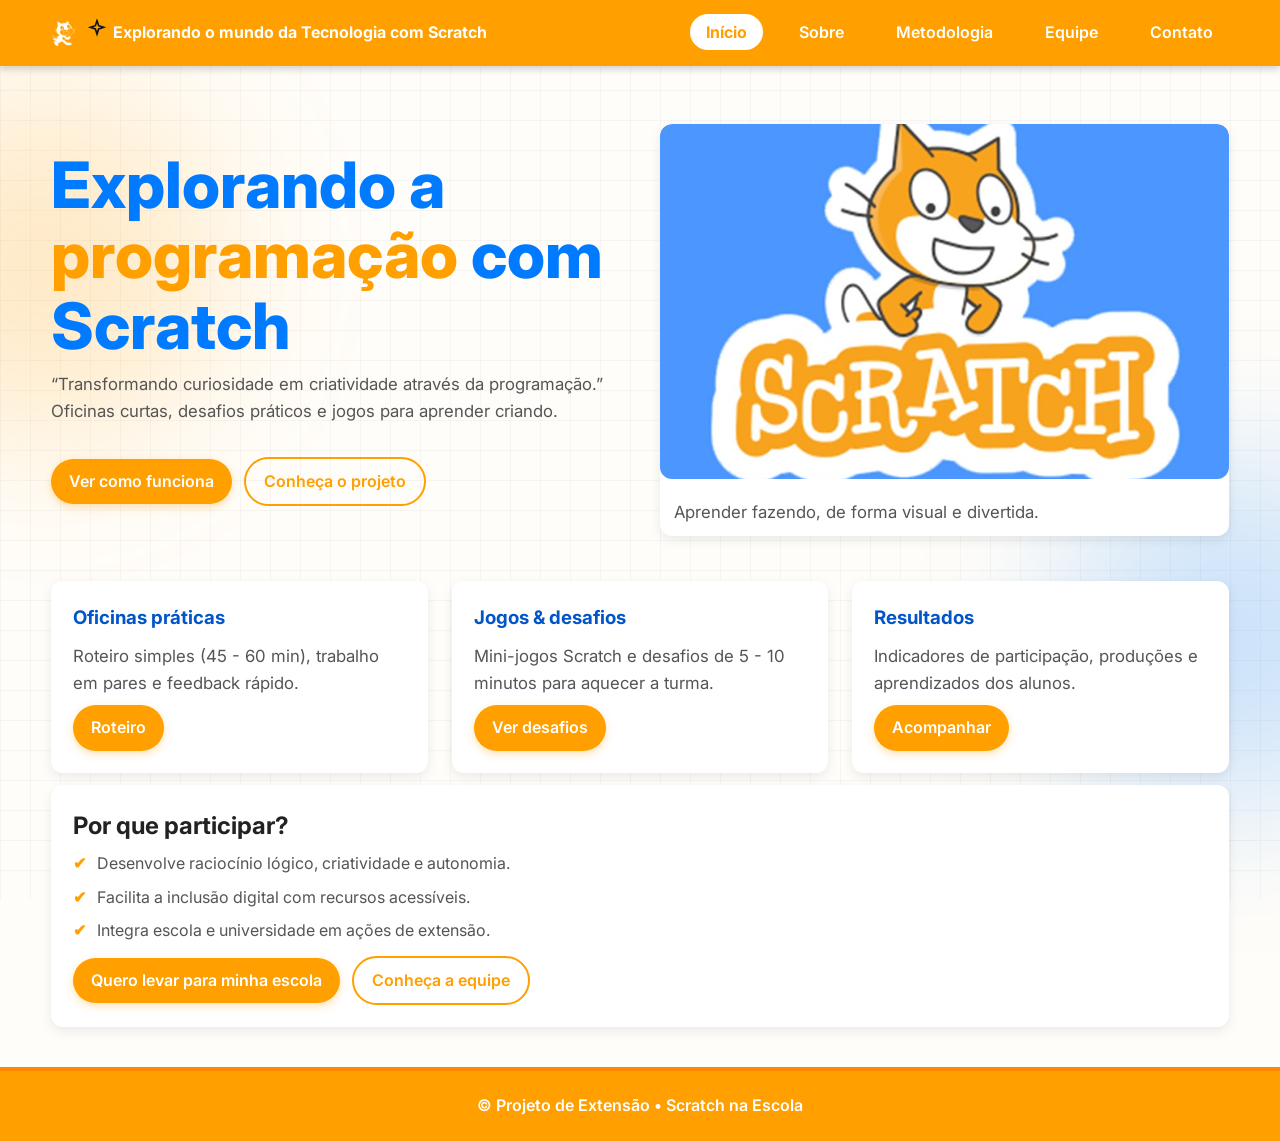
<file: index.html>
<!DOCTYPE html>
<html lang="pt-BR">
<head>
  <meta charset="UTF-8" />
  <meta name="viewport" content="width=device-width, initial-scale=1" />
  <title>Scratch na Escola - Projeto de Extensão</title>

  <!-- SEO -->
  <meta name="description" content="Projeto de extensão que leva oficinas de programação com Scratch para escolas: encontros curtos, desafios práticos e jogos para desenvolver lógica, criatividade e trabalho em equipe." />

  <!-- Tipografia e CSS do seu tema -->
  <link rel="preconnect" href="https://fonts.googleapis.com" />
  <link rel="preconnect" href="https://fonts.gstatic.com" crossorigin />
  <link href="https://fonts.googleapis.com/css2?family=Inter:wght@400;600;800&display=swap" rel="stylesheet" />
  <link rel="stylesheet" href="css/index.css" />
  
</head>
<body>
  <!-- Fundo decorativo do tema -->
  <div class="bg-blob b1" aria-hidden="true"></div>
  <div class="bg-blob b2" aria-hidden="true"></div>
  <div class="grid-overlay" aria-hidden="true"></div>
  <div id="ambient-dots" aria-hidden="true"></div>
  <div id="bg-art" aria-hidden="true"></div>

  <!-- Cabeçalho / Navbar -->
  <header class="nav-wrap">
    <nav class="nav container" aria-label="principal">
      <a class="brand" href="index.html">
        <img src="./img/logo-scratch.png" alt="Logo Scratch" class="logo-scratch" />
        <span class="logo" aria-hidden="true">
          <svg width="20" height="20" viewBox="0 0 24 24" fill="none">
            <path d="M12 2l2 6 6 2-6 2-2 6-2-6-6-2 6-2 2-6z" stroke="#0b1220" stroke-width="2"/>
          </svg>
        </span>
        <strong>Explorando o mundo da Tecnologia com Scratch</strong>
      </a>
      <button class="nav-toggle" id="nav-toggle" aria-label="Abrir menu" aria-expanded="false">☰</button>
      <ul class="nav-list" id="nav-list">
        <li><a class="active" href="index.html">Início</a></li>
        <li><a href="./sobre.html">Sobre</a></li>
        <li><a href="metodologia.html">Metodologia</a></li>
          <li><a href="equipe.html">Equipe</a></li>
        <li><a href="contato.html">Contato</a></li>
      </ul>
    </nav>
  </header>

  <!-- HERO -->
  <section class="container section" style="padding-top:18px">
    <div class="hero">
      <!-- Texto principal -->
      <div>
        <h1 class="title" style="margin-top:6px;">
          Explorando a <span>programação</span> com Scratch
        </h1>

        <p class="subtitle" style="max-width:62ch">
          “Transformando curiosidade em criatividade através da programação.” Oficinas curtas,
          desafios práticos e jogos para aprender criando.
        </p>

        <div style="margin-top:14px;">
          <a class="btn" href="metodologia.html">Ver como funciona</a>
          <a class="btn ghost" href="sobre.html" style="margin-left:8px;">Conheça o projeto</a>
        </div>
      </div>

      <!-- Destaque visual (sua imagem) -->
      <figure class="card reveal" style="margin:0; padding:0; overflow:hidden;">
        <img src="/img/scratch.jpg" alt="Scratch - exemplo" style="display:block; width:100%; height:auto; aspect-ratio:16/10; object-fit:cover;" />
        <figcaption class="subtitle" style="padding:10px 14px;">Aprender fazendo, de forma visual e divertida.</figcaption>
      </figure>
    </div>
  </section>

  <!-- CHAMADAS RÁPIDAS (cards) -->
  <section class="container" style="margin-top:12px;">
    <div class="grid-3">
      <article class="card reveal">
        <h3 style="margin:0 0 6px;">Oficinas práticas</h3>
        <p class="subtitle">Roteiro simples (45 - 60 min), trabalho em pares e feedback rápido.</p>
        <div style="margin-top:8px;"><a class="btn" href="metodologia.html">Roteiro</a></div>
      </article>

      <article class="card reveal">
        <h3 style="margin:0 0 6px;">Jogos & desafios</h3>
        <p class="subtitle">Mini-jogos Scratch e desafios de 5 - 10 minutos para aquecer a turma.</p>
        <div style="margin-top:8px;"><a class="btn" href="metodologia.html#metodologia">Ver desafios</a></div>
      </article>

      <article class="card reveal">
        <h3 style="margin:0 0 6px;">Resultados</h3>
        <p class="subtitle">Indicadores de participação, produções e aprendizados dos alunos.</p>
        <div style="margin-top:8px;"><a class="btn" href="sobre.html#impacto">Acompanhar</a></div>
      </article>
    </div>
  </section>

  <!-- BLOCO “POR QUE PARTICIPAR?” -->
  <section class="container" style="margin-top:12px;">
    <article class="card reveal">
      <h2 style="margin:0 0 6px;">Por que participar?</h2>
      <ul class="check" style="margin-top:6px;">
        <li>Desenvolve raciocínio lógico, criatividade e autonomia.</li>
        <li>Facilita a inclusão digital com recursos acessíveis.</li>
        <li>Integra escola e universidade em ações de extensão.</li>
      </ul>
      <div style="margin-top:12px;">
        <a class="btn" href="contato.html">Quero levar para minha escola</a>
        <a class="btn ghost" href="equipe.html" style="margin-left:8px;">Conheça a equipe</a>
      </div>
    </article>
  </section>

  <!-- FOOTER -->
   <footer class="foot" role="contentinfo">
    <p>&copy; Projeto de Extensão • Scratch na Escola</p>
  </footer>

  <!-- JS comum do site (menu mobile, reveal, dots etc.) -->
  <script src="js/main.js" defer></script>
</body>
</html>
</file>
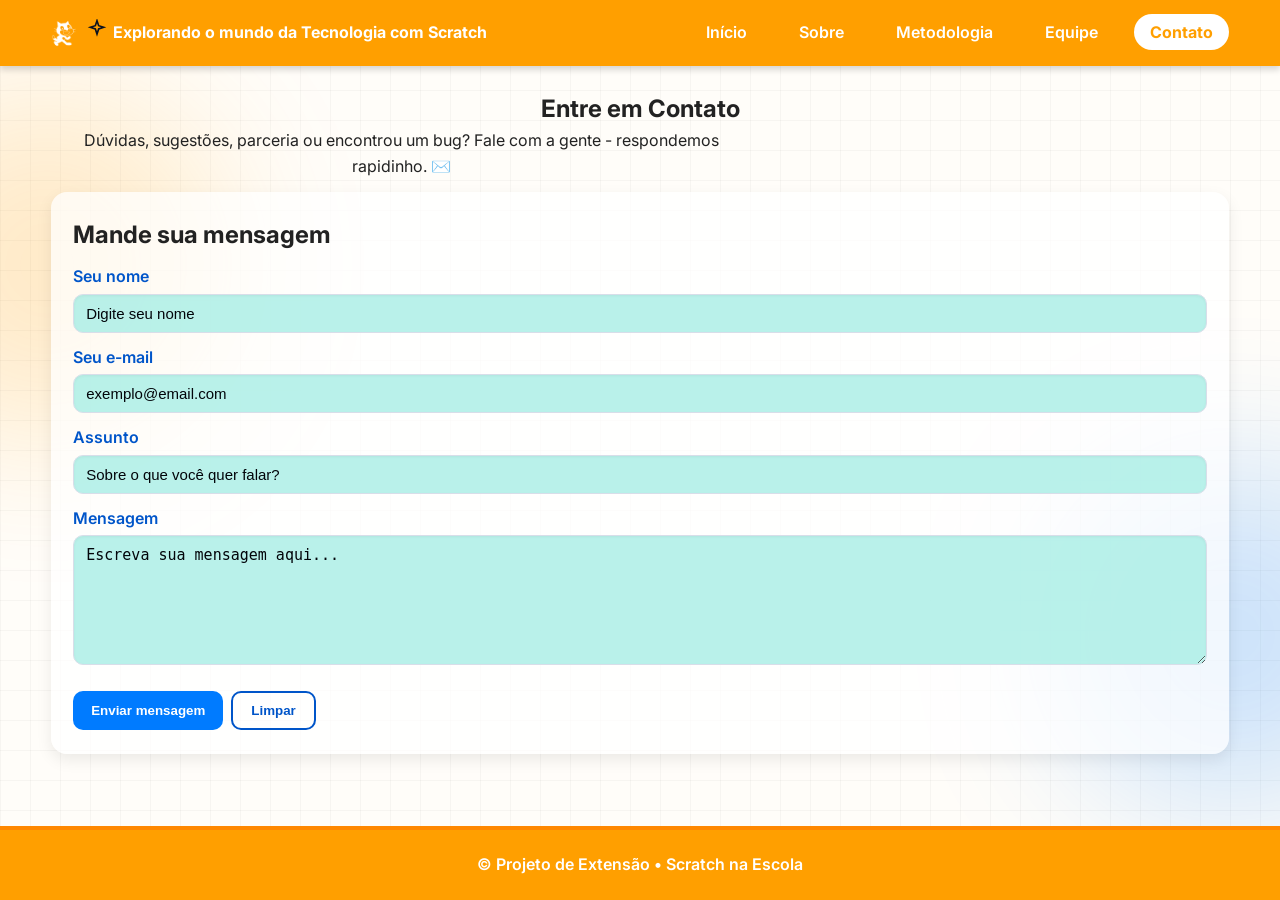
<file: contato.html>
<!DOCTYPE html>
<html lang="pt-BR">
<head>
  <meta charset="UTF-8" />
  <meta name="viewport" content="width=device-width, initial-scale=1" />
  <title>Contato - Scratch na Escola</title>

  <!-- Tipografia + tema -->
  <link rel="preconnect" href="https://fonts.googleapis.com" />
  <link rel="preconnect" href="https://fonts.gstatic.com" crossorigin />
  <link href="https://fonts.googleapis.com/css2?family=Inter:wght@400;600;800&display=swap" rel="stylesheet" />
  <link rel="stylesheet" href="css/contato.css" />

</head>
<body>
  <!-- Fundo decorativo (sem ambient-dots aqui) -->
  <div class="bg-blob b1" aria-hidden="true"></div>
  <div class="bg-blob b2" aria-hidden="true"></div>
  <div class="grid-overlay" aria-hidden="true"></div>
  <div id="bg-art" aria-hidden="true"></div>

  <!-- Navbar padrão -->
  <header class="nav-wrap">
    <nav class="nav container" aria-label="principal">
      <a class="brand" href="index.html">
        <img src="./img/logo-scratch.png" alt="Logo Scratch" class="logo-scratch" />
        <span class="logo" aria-hidden="true">
          <svg width="20" height="20" viewBox="0 0 24 24" fill="none">
            <path d="M12 2l2 6 6 2-6 2-2 6-2-6-6-2 6-2 2-6z" stroke="#0b1220" stroke-width="2"/>
          </svg>
        </span>
        <strong>Explorando o mundo da Tecnologia com Scratch</strong>
      </a>
      <button class="nav-toggle" id="nav-toggle" aria-label="Abrir menu" aria-expanded="false">☰</button>
      <ul class="nav-list" id="nav-list">
        <li><a href="./index.html">Início</a></li>
        <li><a href="./sobre.html">Sobre</a></li>
        <li><a href="./metodologia.html">Metodologia</a></li>
        <li><a href="./equipe.html">Equipe</a></li>
        <li><a class="active" href="./contato.html">Contato</a></li>
      </ul>
    </nav>
  </header>

  <!-- Hero compacto -->
  <section class="container section" style="padding-top:18px;">
    <div class="hero" style="grid-template-columns:1fr; text-align:center; justify-items:center;">
      <h1 class="title" style="margin:6px 0 0;">Entre em <span>Contato</span></h1>
      <p class="subtitle" style="max-width:70ch;">
        Dúvidas, sugestões, parceria ou encontrou um bug? Fale com a gente - respondemos rapidinho. ✉️
      </p>
    </div>
  </section>

  <!-- Card com formulário -->
  <section class="container" style="margin-top:12px;">
    <article class="card reveal card-wide">
      <h2 style="margin:0 0 10px;">Mande sua mensagem</h2>
      <form action="processar_contato.php" method="POST" style="display:grid; gap:12px;">

        <div class="form-group">
          <label for="nome">Seu nome</label>
          <input type="text" id="nome" name="nome" placeholder="Digite seu nome" required
            style="width:100%; padding:10px 12px; border-radius:10px; border:1px solid var(--stroke); background:#0f1a2f; color:#e6ecff;"/>
        </div>

        <div class="form-group">
          <label for="email">Seu e-mail</label>
          <input type="email" id="email" name="email" placeholder="exemplo@email.com" required
            style="width:100%; padding:10px 12px; border-radius:10px; border:1px solid var(--stroke); background:#0f1a2f; color:#e6ecff;"/>
        </div>

        <div class="form-group">
          <label for="assunto">Assunto</label>
          <input type="text" id="assunto" name="assunto" placeholder="Sobre o que você quer falar?" required
            style="width:100%; padding:10px 12px; border-radius:10px; border:1px solid var(--stroke); background:#0f1a2f; color:#e6ecff;"/>
        </div>

        <div class="form-group">
          <label for="mensagem">Mensagem</label>
          <textarea id="mensagem" name="mensagem" rows="6" placeholder="Escreva sua mensagem aqui..." required
            style="width:100%; padding:10px 12px; border-radius:10px; border:1px solid var(--stroke); background:#0f1a2f; color:#e6ecff; resize:vertical;"></textarea>
        </div>

        <div style="display:flex; gap:8px; justify-content:flex-start; margin-top:6px;">
          <button type="submit" class="btn">Enviar mensagem</button>
          <button type="reset" class="btn ghost">Limpar</button>
        </div>
      </form>
    </article>
  </section>

  <footer class="foot" role="contentinfo">
    <p>&copy; Projeto de Extensão • Scratch na Escola</p>
  </footer>

  <!-- JS comum (menu/reveal etc.) -->
  <script src="js/main.js" defer></script>
</body>
</html>
</file>
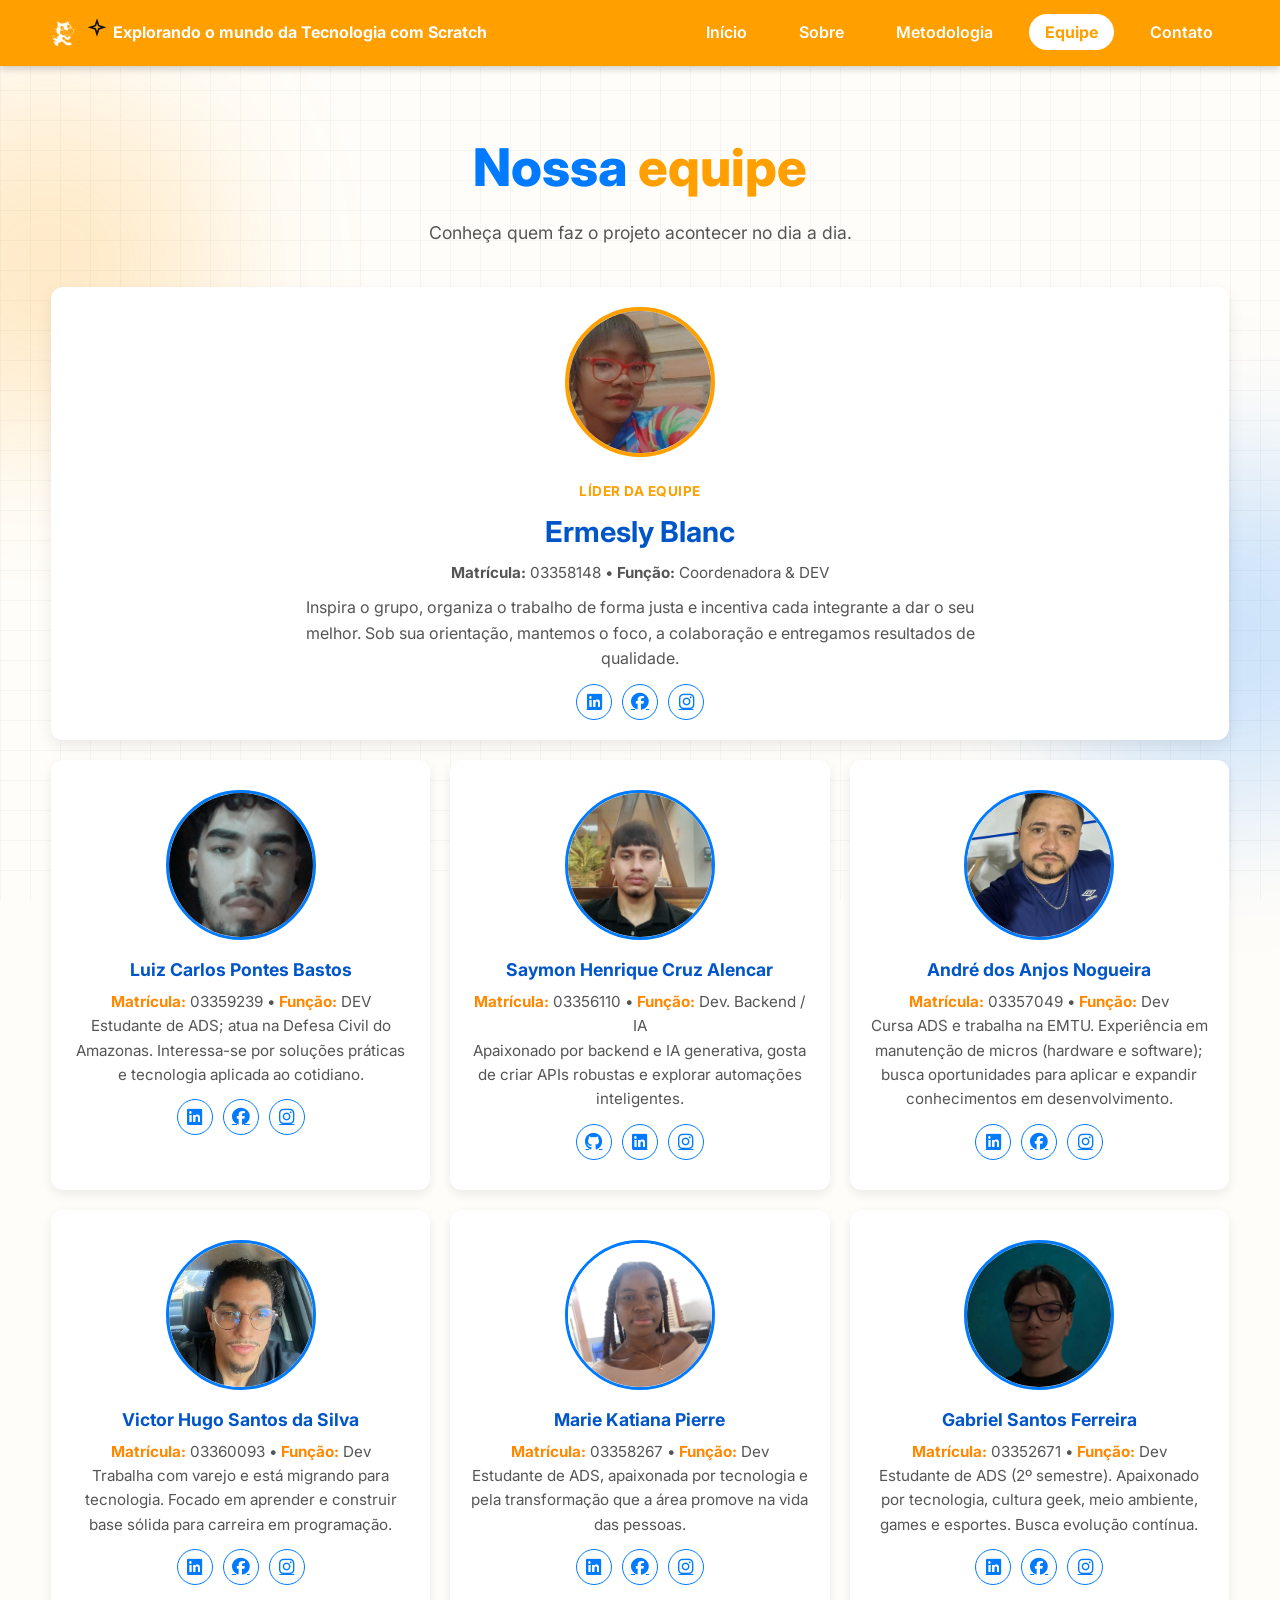
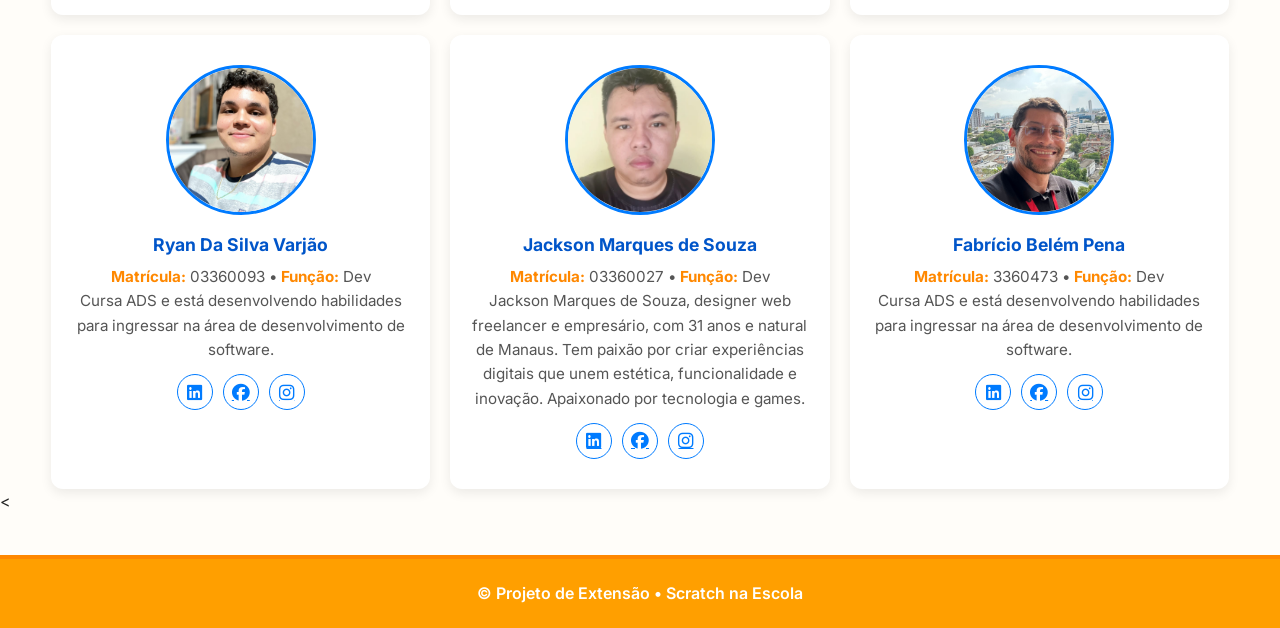
<file: equipe.html>
<!DOCTYPE html>
<html lang="pt-BR">
<head>
  <meta charset="UTF-8" />
  <meta name="viewport" content="width=device-width, initial-scale=1" />
  <title>Nossa Equipe - Scratch na Escola</title>

  <!-- Ícones sociais -->
  <link rel="stylesheet" href="https://cdnjs.cloudflare.com/ajax/libs/font-awesome/6.5.0/css/all.min.css"/>

  <!-- Tema global + estilo desta página -->
  <link rel="preconnect" href="https://fonts.googleapis.com"/>
  <link rel="preconnect" href="https://fonts.gstatic.com" crossorigin/>
  <link href="https://fonts.googleapis.com/css2?family=Inter:wght@400;600;800&display=swap" rel="stylesheet"/>
  <link rel="stylesheet" href="css/equipe.css" />

</head>
<body>
  <!-- fundo do tema -->
  <div class="bg-blob b1" aria-hidden="true"></div>
  <div class="bg-blob b2" aria-hidden="true"></div>
  <div class="grid-overlay" aria-hidden="true"></div>
  <div id="bg-art" aria-hidden="true"></div>
  <div id="ambient-dots" aria-hidden="true"></div>

  <!-- Navbar (igual às outras páginas) -->
  <header class="nav-wrap">
    <nav class="nav container" aria-label="principal">
      <a class="brand" href="index.html">
        <img src="./img/logo-scratch.png" alt="Logo Scratch" class="logo-scratch" />
        <span class="logo" aria-hidden="true">
          <svg width="20" height="20" viewBox="0 0 24 24" fill="none">
            <path d="M12 2l2 6 6 2-6 2-2 6-2-6-6-2 6-2 2-6z" stroke="#0b1220" stroke-width="2"/>
          </svg>
        </span>
        <strong>Explorando o mundo da Tecnologia com Scratch</strong>
      </a>
      <button class="nav-toggle" id="nav-toggle" aria-label="Abrir menu" aria-expanded="false">☰</button>
      <ul class="nav-list" id="nav-list">
        <li><a href="./index.html">Início</a></li>
        <li><a href="./sobre.html">Sobre</a></li>
        <li><a href="./metodologia.html">Metodologia</a></li>
        <li><a class="active" href="./equipe.html">Equipe</a></li>
        <li><a href="./contato.html">Contato</a></li>
        
      </ul>
    </nav>
  </header>

  <!-- Hero da página -->
  <section class="container section team-hero">
    <h1 class="title">Nossa <span>equipe</span></h1>
    <p class="subtitle">Conheça quem faz o projeto acontecer no dia a dia.</p>
  </section>

  <!-- Líder em destaque -->
  <section class="container">
    <article class="card reveal team-leader">
      <div class="leader-media">
        <img class="avatar-xl" src="./img/lider.jpeg" alt="Foto da líder Ermesly Blanc" />
      </div>
      <div class="leader-info">
        <h3 class="kicker">Líder da equipe</h3>
        <h2 class="leader-name">Ermesly Blanc</h2>
        <p class="muted"><strong>Matrícula:</strong> 03358148 • <strong>Função:</strong> Coordenadora & DEV</p>
        <p class="leader-bio">
          Inspira o grupo, organiza o trabalho de forma justa e incentiva cada integrante a
          dar o seu melhor. Sob sua orientação, mantemos o foco, a colaboração e entregamos
          resultados de qualidade.
        </p>
        <div class="social" aria-label="Redes sociais de Ermesly Blanc">
          <a href="https://www.linkedin.com/in/ermesly-blanc-640a1a170/" target="_blank" aria-label="LinkedIn">
            <i class="fab fa-linkedin"></i>
          </a>
          <a href="https://www.facebook.com/" target="_blank" aria-label="Facebook">
            <i class="fab fa-facebook"></i>
          </a>
          <a href="https://www.instagram.com/" target="_blank" aria-label="Instagram">
            <i class="fab fa-instagram"></i>
          </a>
        </div>
      </div>
    </article>
  </section>

  <!-- Demais membros -->
  <section class="container section">
    <div class="team-grid">
      <!-- Luiz -->
      <article class="card reveal member">
        <img class="avatar" src="./img/pessoa2.jpeg" alt="Foto de Luiz Carlos Pontes Bastos">
        <h3>Luiz Carlos Pontes Bastos</h3>
        <p class="muted"><strong>Matrícula:</strong> 03359239 • <strong>Função:</strong> DEV</p>
        <p>
          Estudante de ADS; atua na Defesa Civil do Amazonas. Interessa-se por soluções
          práticas e tecnologia aplicada ao cotidiano.
        </p>
        <div class="social" aria-label="Redes sociais de Luiz">
          <a href="https://www.linkedin.com/" target="_blank" aria-label="LinkedIn"><i class="fab fa-linkedin"></i></a>
          <a href="https://www.facebook.com/" target="_blank" aria-label="Facebook"><i class="fab fa-facebook"></i></a>
          <a href="https://www.instagram.com/clackwiizard?igsh=ZzUzeGdkbDJqYTVk" target="_blank" aria-label="Instagram"><i class="fab fa-instagram"></i></a>
        </div>
      </article>

      <!-- Saymon -->
      <article class="card reveal member">
        <img class="avatar" src="./img/pessoa3.jpeg" alt="Foto de Saymon Henrique Cruz Alencar">
        <h3>Saymon Henrique Cruz Alencar</h3>
        <p class="muted"><strong>Matrícula:</strong> 03356110 • <strong>Função:</strong> Dev. Backend / IA</p>
        <p>
          Apaixonado por backend e IA generativa, gosta de criar APIs robustas e
          explorar automações inteligentes.
        </p>
        <div class="social" aria-label="Redes sociais de Saymon">
          <a href="https://github.com/" target="_blank" aria-label="GitHub"><i class="fab fa-github"></i></a>
          <a href="https://www.linkedin.com/" target="_blank" aria-label="LinkedIn"><i class="fab fa-linkedin"></i></a>
          <a href="https://www.instagram.com/" target="_blank" aria-label="Instagram"><i class="fab fa-instagram"></i></a>
        </div>
      </article>

      <!-- André -->
      <article class="card reveal member">
        <img class="avatar" src="./img/pessoa4.jpeg" alt="Foto de André dos Anjos Nogueira">
        <h3>André dos Anjos Nogueira</h3>
        <p class="muted"><strong>Matrícula:</strong> 03357049 • <strong>Função:</strong> Dev</p>
        <p>
          Cursa ADS e trabalha na EMTU. Experiência em manutenção de micros (hardware e software);
          busca oportunidades para aplicar e expandir conhecimentos em desenvolvimento.
        </p>
        <div class="social" aria-label="Redes sociais de André">
          <a href="https://www.linkedin.com/" target="_blank" aria-label="LinkedIn"><i class="fab fa-linkedin"></i></a>
          <a href="https://www.facebook.com/" target="_blank" aria-label="Facebook"><i class="fab fa-facebook"></i></a>
          <a href="https://www.instagram.com/" target="_blank" aria-label="Instagram"><i class="fab fa-instagram"></i></a>
        </div>
      </article>

      <!-- Victor -->
      <article class="card reveal member">
        <img class="avatar" src="./img/pessoa11.jpeg" alt="Foto de Victor Hugo Santos da Silva">
        <h3>Victor Hugo Santos da Silva</h3>
        <p class="muted"><strong>Matrícula:</strong> 03360093 • <strong>Função:</strong> Dev</p>
        <p>
          Trabalha com varejo e está migrando para tecnologia. Focado em aprender e
          construir base sólida para carreira em programação.
        </p>
        <div class="social" aria-label="Redes sociais de Victor Hugo">
          <a href="https://www.linkedin.com/" target="_blank" aria-label="LinkedIn"><i class="fab fa-linkedin"></i></a>
          <a href="https://www.facebook.com/" target="_blank" aria-label="Facebook"><i class="fab fa-facebook"></i></a>
          <a href="https://www.instagram.com/" target="_blank" aria-label="Instagram"><i class="fab fa-instagram"></i></a>
        </div>
      </article>

      <!-- Marie -->
      <article class="card reveal member">
        <img class="avatar" src="./img/pessoa6.jpeg" alt="Foto de Marie Katiana Pierre">
        <h3>Marie Katiana Pierre</h3>
        <p class="muted"><strong>Matrícula:</strong> 03358267 • <strong>Função:</strong> Dev</p>
        <p>
          Estudante de ADS, apaixonada por tecnologia e pela transformação que a área
          promove na vida das pessoas.
        </p>
        <div class="social" aria-label="Redes sociais de Marie Katiana">
          <a href="https://www.linkedin.com/" target="_blank" aria-label="LinkedIn"><i class="fab fa-linkedin"></i></a>
          <a href="https://www.facebook.com/share/1CPhwZjsJc/" target="_blank" aria-label="Facebook"><i class="fab fa-facebook"></i></a>
          <a href="https://www.instagram.com/katianapierremarie?igsh=MTh3YTQyM2tyMXZwNw==" target="_blank" aria-label="Instagram"><i class="fab fa-instagram"></i></a>
        </div>
      </article>

      <!-- Gabriel -->
      <article class="card reveal member">
        <img class="avatar" src="./img/pessoa7.jpeg" alt="Foto de Gabriel Santos Ferreira">
        <h3>Gabriel Santos Ferreira</h3>
        <p class="muted"><strong>Matrícula:</strong> 03352671 • <strong>Função:</strong> Dev</p>
        <p>
          Estudante de ADS (2º semestre). Apaixonado por tecnologia, cultura geek,
          meio ambiente, games e esportes. Busca evolução contínua.
        </p>
        <div class="social" aria-label="Redes sociais de Gabriel">
          <a href="https://www.linkedin.com/" target="_blank" aria-label="LinkedIn"><i class="fab fa-linkedin"></i></a>
          <a href="https://www.facebook.com/" target="_blank" aria-label="Facebook"><i class="fab fa-facebook"></i></a>
          <a href="https://www.instagram.com/" target="_blank" aria-label="Instagram"><i class="fab fa-instagram"></i></a>
        </div>
      </article>

      <!-- Ryan -->
      <article class="card reveal member">
        <img class="avatar" src="./img/pessoa8.jpeg" alt="Foto de Ryan Da Silva Varjão">
        <h3>Ryan Da Silva Varjão</h3>
        <p class="muted"><strong>Matrícula:</strong> 03360093 • <strong>Função:</strong> Dev</p>
        <p>
          Cursa ADS e está desenvolvendo habilidades para ingressar na área de
          desenvolvimento de software.
        </p>
        <div class="social" aria-label="Redes sociais de Ryan">
          <a href="https://www.linkedin.com/" target="_blank" aria-label="LinkedIn"><i class="fab fa-linkedin"></i></a>
          <a href="https://www.facebook.com/" target="_blank" aria-label="Facebook"><i class="fab fa-facebook"></i></a>
          <a href="https://www.instagram.com/" target="_blank" aria-label="Instagram"><i class="fab fa-instagram"></i></a>
        </div>
      </article>


      <!-- Jackson -->
      <article class="card reveal member">
        <img class="avatar" src="./img/pessoa9.jpeg" alt="Foto de Ryan Da Silva Varjão">
        <h3>Jackson Marques de Souza</h3>
        <p class="muted"><strong>Matrícula:</strong> 03360027 • <strong>Função:</strong> Dev</p>
        <p>
            Jackson Marques de Souza, designer web freelancer e empresário, com 31 anos e natural de Manaus. Tem paixão por criar experiências digitais que unem estética, 
            funcionalidade e inovação. Apaixonado por tecnologia e games.
        </p>
        <div class="social" aria-label="Redes sociais de Ryan">
          <a href="https://www.linkedin.com/" target="_blank" aria-label="LinkedIn"><i class="fab fa-linkedin"></i></a>
          <a href="https://www.facebook.com/" target="_blank" aria-label="Facebook"><i class="fab fa-facebook"></i></a>
          <a href="https://www.instagram.com/" target="_blank" aria-label="Instagram"><i class="fab fa-instagram"></i></a>
        </div>
      </article>


      <!-- Fabrício -->
      <article class="card reveal member">
        <img class="avatar" src="./img/pessoa10.jpeg" alt="Foto de Ryan Da Silva Varjão">
        <h3>Fabrício Belém Pena </h3>
        <p class="muted"><strong>Matrícula:</strong> 3360473 • <strong>Função:</strong> Dev</p>
        <p>
          Cursa ADS e está desenvolvendo habilidades para ingressar na área de
          desenvolvimento de software.
        </p>
        <div class="social" aria-label="Redes sociais de Ryan">
          <a href="https://www.linkedin.com/" target="_blank" aria-label="LinkedIn"><i class="fab fa-linkedin"></i></a>
          <a href="https://www.facebook.com/" target="_blank" aria-label="Facebook"><i class="fab fa-facebook"></i></a>
          <a href="https://www.instagram.com/" target="_blank" aria-label="Instagram"><i class="fab fa-instagram"></i></a>
        </div>
      </article>

    </div>
  </section>

  <!-- Footer (igual às outras páginas) -->
  <<footer class="foot" role="contentinfo">
    <p>&copy; Projeto de Extensão • Scratch na Escola</p>
  </footer>

  <script src="js/main.js" defer></script>
</body>
</html>
</file>
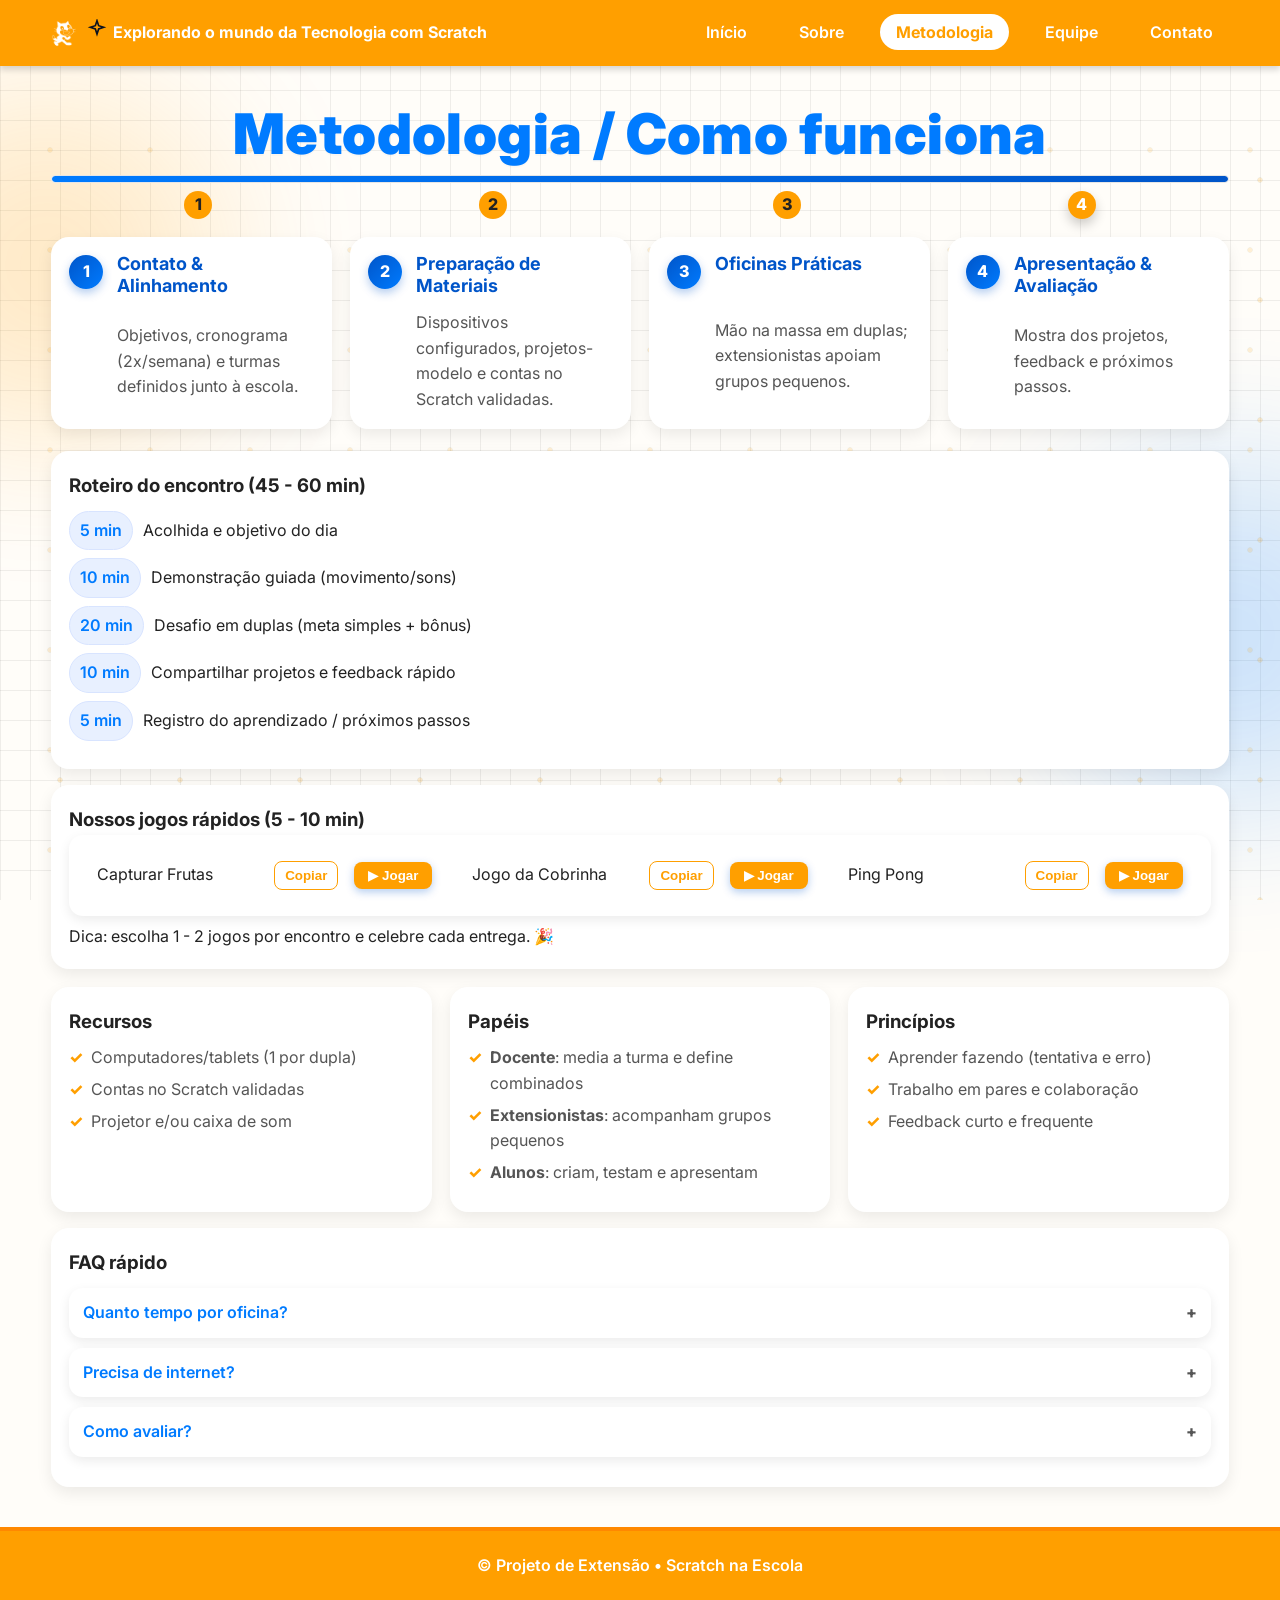
<file: metodologia.html>
<!DOCTYPE html>
<html lang="pt-br">
<head>
  <meta charset="utf-8" />
  <meta name="viewport" content="width=device-width, initial-scale=1" />
  <title>Metodologia - Scratch na Escola</title>

  <!-- Fonte (remova se quiser 100% offline) -->
  <link rel="preconnect" href="https://fonts.googleapis.com">
  <link rel="preconnect" href="https://fonts.gstatic.com" crossorigin>
  <link href="https://fonts.googleapis.com/css2?family=Inter:wght@400;600;800&display=swap" rel="stylesheet">

  <link rel="stylesheet" href="css/metodologia.css" />

</head>
<body>
  <!-- Fundo decorativo -->
  <div class="bg-blob b1" aria-hidden="true"></div>
  <div class="bg-blob b2" aria-hidden="true"></div>
  <div class="grid-overlay" aria-hidden="true"></div>
  <div id="ambient-dots" aria-hidden="true"></div>
  <div id="bg-art" aria-hidden="true"></div>
  <div class="grid-overlay"></div>

  <!-- Navbar -->
  <header class="nav-wrap">
    <nav class="nav container" aria-label="principal">
      <a href="#metodologia" class="brand">
        <img src="./img/logo-scratch.png" alt="Logo Scratch" class="logo-scratch" />
        <span class="logo" aria-hidden="true">
          <svg width="20" height="20" viewBox="0 0 24 24" fill="none" aria-hidden="true">
            <path d="M12 2l2 6 6 2-6 2-2 6-2-6-6-2 6-2 2-6z" stroke="#0b1220" stroke-width="2"/>
          </svg>
        </span>
        <strong>Explorando o mundo da Tecnologia com Scratch</strong>
      </a>
      <button class="nav-toggle" id="nav-toggle" aria-label="Abrir menu" aria-expanded="false">☰</button>
      <ul class="nav-list" id="nav-list">
        <li><a href="./index.html">Início</a></li>
        <li><a href="./sobre.html">Sobre</a></li>
        <li><a class="active" href="./metodologia.html">Metodologia</a></li>
        <li><a href="./equipe.html">Equipe</a></li>
        <li><a href="./contato.html">Contato</a></li>
      </ul>
    </nav>
  </header>

  <!-- ===== METODOLOGIA ===== -->
  <section id="metodologia" class="section container">
    <div class="section-head">
      <h2>Metodologia / Como funciona</h2>
    </div>

    <!-- Barra de progresso dos passos -->
    <div class="stepbar" aria-hidden="true">
      <div class="stepbar-track">
        <div class="stepbar-fill" id="stepbar-fill"></div>
      </div>
      <ol class="stepbar-dots">
        <li class="dot active" data-step="1">1</li>
        <li class="dot" data-step="2">2</li>
        <li class="dot" data-step="3">3</li>
        <li class="dot" data-step="4">4</li>
      </ol>
    </div>

    <!-- Stepper: 4 cards -->
    <ol class="steps metodologia-grid" aria-label="Etapas do processo">
      <li class="step card reveal">
        <div class="badge">1</div>
        <h3>Contato & Alinhamento</h3>
        <p>Objetivos, cronograma (2x/semana) e turmas definidos junto à escola.</p>
      </li>

      <li class="step card reveal">
        <div class="badge">2</div>
        <h3>Preparação de Materiais</h3>
        <p>Dispositivos configurados, projetos-modelo e contas no Scratch validadas.</p>
      </li>

      <li class="step card reveal">
        <div class="badge">3</div>
        <h3>Oficinas Práticas</h3>
        <p>Mão na massa em duplas; extensionistas apoiam grupos pequenos.</p>
      </li>

      <li class="step card reveal">
        <div class="badge">4</div>
        <h3>Apresentação & Avaliação</h3>
        <p>Mostra dos projetos, feedback e próximos passos.</p>
      </li>
    </ol>

    <!-- Card largo: Roteiro do encontro -->
    <article class="card reveal card-wide" style="margin-top:22px">
      <h3>Roteiro do encontro (45 - 60 min)</h3>
      <ul class="timeline">
        <li><span class="timechip">5 min</span> Acolhida e objetivo do dia</li>
        <li><span class="timechip">10 min</span> Demonstração guiada (movimento/sons)</li>
        <li><span class="timechip">20 min</span> Desafio em duplas (meta simples + bônus)</li>
        <li><span class="timechip">10 min</span> Compartilhar projetos e feedback rápido</li>
        <li><span class="timechip">5 min</span> Registro do aprendizado / próximos passos</li>
      </ul>
    </article>

    <!-- Nossos jogos rápidos (3 itens, sem scroll) -->
    <article class="card reveal" style="margin-top:16px;">
      <h3>Nossos jogos rápidos (5 - 10 min)</h3>

      <div class="chips-row" id="quick-challenges">
        <!-- 1) Capturar Frutas -->
        <div class="chipx"
             data-copy="Mover o ator com setas; tocar som ao pegar a fruta."
             data-project="1216367113"
             data-mini-tempo="30"
             data-mini-alvos="6"
             data-mini-vel="1.6">
          Capturar Frutas
          <button class="copy" type="button">Copiar</button>
          <button class="play" type="button">▶ Jogar</button>
        </div>

        <!-- 2) Jogo da Cobrinha -->
        <div class="chipx"
             data-copy="Aumente o tamanho ao comer o item; evite paredes."
             data-project="1216363197"
             data-mini-tempo="40"
             data-mini-alvos="8"
             data-mini-vel="1.8">
          Jogo da Cobrinha
          <button class="copy" type="button">Copiar</button>
          <button class="play" type="button">▶ Jogar</button>
        </div>

        <!-- 3) Ping Pong -->
        <div class="chipx"
             data-copy="Mantenha a bola em jogo e some pontos ao passar do adversário."
             data-project="1210781605"
             data-mini-tempo="35"
             data-mini-alvos="10"
             data-mini-vel="2.0">
          Ping Pong
          <button class="copy" type="button">Copiar</button>
          <button class="play" type="button">▶ Jogar</button>
        </div>
      </div>

      <p class="hint" style="margin-top:8px;">Dica: escolha 1 - 2 jogos por encontro e celebre cada entrega. 🎉</p>
    </article>

    <!-- Trinca de cards -->
    <div class="grid-3" style="margin-top:18px">
      <article class="card reveal">
        <h3>Recursos</h3>
        <ul class="check">
          <li>Computadores/tablets (1 por dupla)</li>
          <li>Contas no Scratch validadas</li>
          <li>Projetor e/ou caixa de som</li>
        </ul>
      </article>

      <article class="card reveal">
        <h3>Papéis</h3>
        <ul class="check">
          <li><strong>Docente</strong>: media a turma e define combinados</li>
          <li><strong>Extensionistas</strong>: acompanham grupos pequenos</li>
          <li><strong>Alunos</strong>: criam, testam e apresentam</li>
        </ul>
      </article>

      <article class="card reveal">
        <h3>Princípios</h3>
        <ul class="check">
          <li>Aprender fazendo (tentativa e erro)</li>
          <li>Trabalho em pares e colaboração</li>
          <li>Feedback curto e frequente</li>
        </ul>
      </article>
    </div>

    <!-- FAQ rápido -->
    <article class="card reveal" style="margin-top:16px;">
      <h3>FAQ rápido</h3>
      <details class="faq">
        <summary>Quanto tempo por oficina?</summary>
        Em média 45-60 min. O roteiro acima funciona bem; ajuste ao ritmo da turma.
      </details>
      <details class="faq">
        <summary>Precisa de internet?</summary>
        Ajuda para validar contas e salvar, mas dá para praticar com exemplos offline também.
      </details>
      <details class="faq">
        <summary>Como avaliar?</summary>
        Observe participação, tentativa/erro e apresentação do projeto (não apenas “funciona ou não”).
      </details>
    </article>
  </section>

  <!-- ========= MODAL do Desafio (Scratch / Mini-game) ========= -->
  <div class="modal" id="modal-desafio" aria-hidden="true" role="dialog" aria-labelledby="modal-title">
    <div class="modal-box">
      <button class="modal-close" type="button" aria-label="Fechar">×</button>

      <h3 id="modal-title">Desafio</h3>

      <div class="tabs">
        <button class="tab active" data-tab="scratch" type="button">Scratch</button>
        <button class="tab" data-tab="mini" type="button">Mini-game</button>
      </div>

      <!-- Painel: Scratch -->
      <div class="tab-panel show" data-panel="scratch">
        <!-- começa com o 1º projeto; o JS troca quando clicar em “Jogar” -->
        <div class="scratch-embed" data-project="1216367113"></div>
        <div class="embed-actions">
          <a class="btn" id="ver-projeto" target="_blank" rel="noopener">Abrir no Scratch</a>
          <a class="btn ghost" id="remixar-projeto" target="_blank" rel="noopener">Remixar</a>
        </div>
      </div>

      <!-- Painel: Mini-game -->
      <div class="tab-panel" data-panel="mini">
        <div class="mini-wrap">
          <canvas id="miniCanvas" width="640" height="360"></canvas>
          <div class="hud">
            <span>Tempo: <b id="tempo">30</b>s</span>
            <span>Pontos: <b id="pontos">0</b></span>
            <button class="btn" id="iniciar-mini" type="button">Iniciar</button>
          </div>
        </div>
        <p class="muted">Clique nas orbes brilhantes para pontuar. A velocidade aumenta ao acertar!</p>
      </div>
    </div>
  </div>

  <footer class="foot" role="contentinfo">
    <p>&copy; Projeto de Extensão • Scratch na Escola</p>
  </footer>
  
  <script src="js/main.js" defer></script>
</body>
</html>
</file>
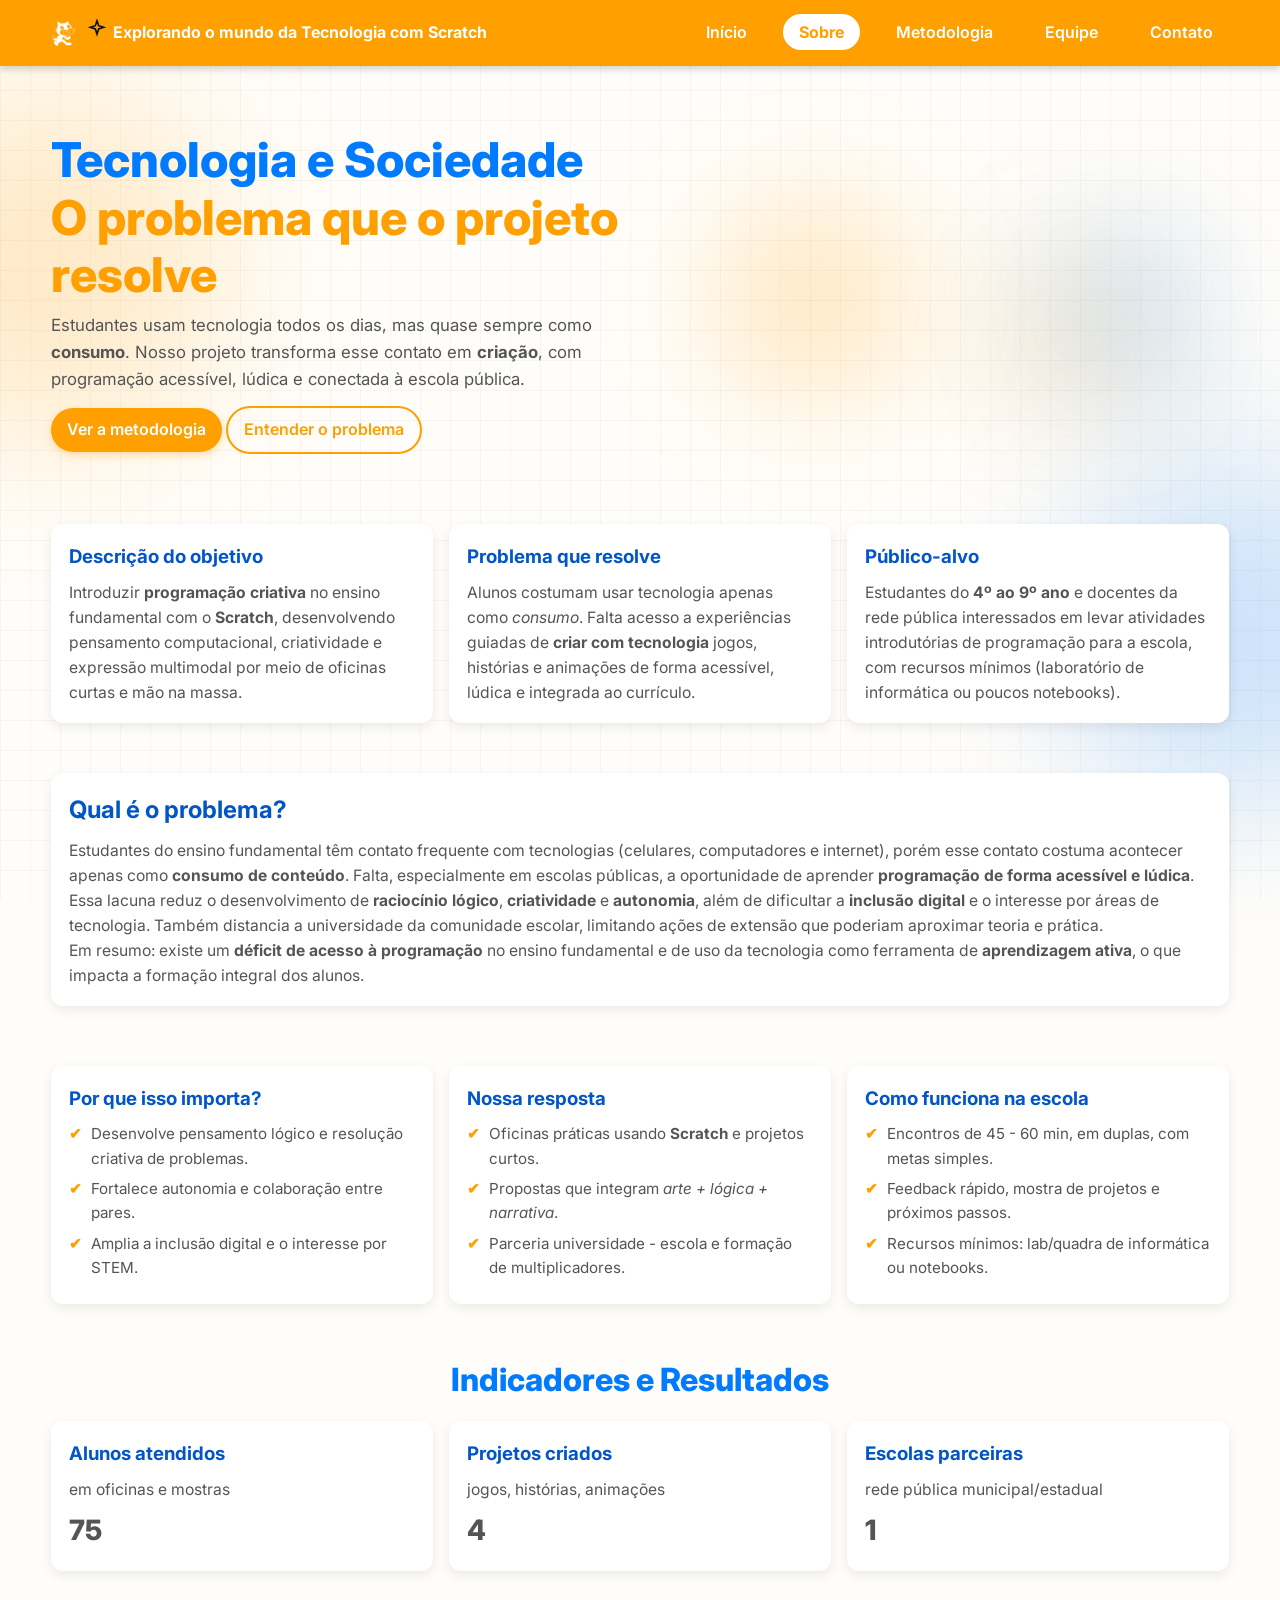
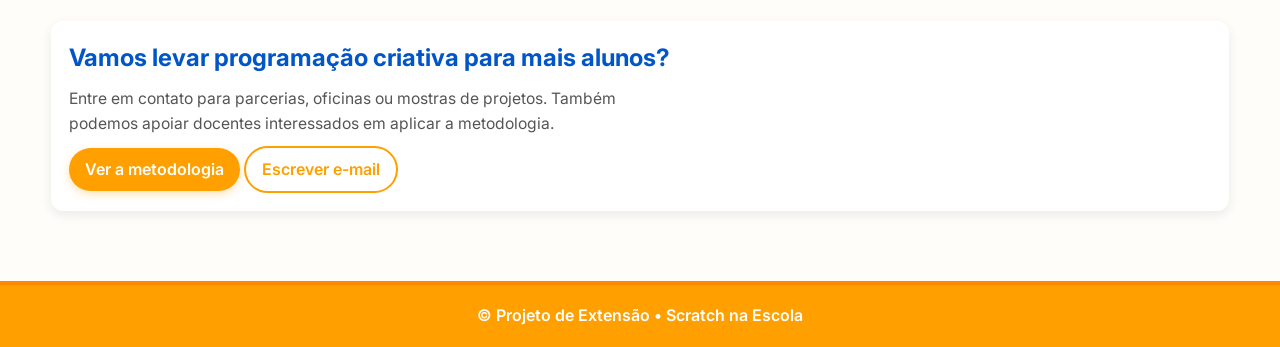
<file: sobre.html>
<!DOCTYPE html>
<html lang="pt-br">
<head>
  <meta charset="utf-8" />
  <meta name="viewport" content="width=device-width, initial-scale=1" />
  <title>Sobre Tecnologia e Sociedade - Scratch na Escola</title>

  <meta name="description" content="Resumo do problema abordado pelo projeto de extensão: acesso limitado à programação e uso criativo de tecnologia no ensino fundamental.">

  <!-- Fonte (remova se quiser 100% offline) -->
  <link rel="preconnect" href="https://fonts.googleapis.com">
  <link rel="preconnect" href="https://fonts.gstatic.com" crossorigin>
  <link href="https://fonts.googleapis.com/css2?family=Inter:wght@400;600;800&display=swap" rel="stylesheet">

  <link rel="stylesheet" href="css/sobre.css" />

</head>
<body>
  <!-- Fundo decorativo -->
  <div class="bg-blob b1" aria-hidden="true"></div>
  <div class="bg-blob b2" aria-hidden="true"></div>
  <div class="grid-overlay" aria-hidden="true"></div>
  <div id="ambient-dots" aria-hidden="true"></div>
  <div id="bg-art" aria-hidden="true"></div>

  <!-- Navbar -->
  <header class="nav-wrap">
    <nav class="nav container" aria-label="principal">
      <a href="index.html#metodologia" class="brand">
        <img src="./img/logo-scratch.png" alt="Logo Scratch" class="logo-scratch" />
        <span class="logo" aria-hidden="true">
          <svg width="20" height="20" viewBox="0 0 24 24" fill="none" aria-hidden="true">
            <path d="M12 2l2 6 6 2-6 2-2 6-2-6-6-2 6-2 2-6z" stroke="#0b1220" stroke-width="2"/>
          </svg>
        </span>
        <strong>Explorando o mundo da Tecnologia com Scratch</strong>
      </a>
      <button class="nav-toggle" id="nav-toggle" aria-label="Abrir menu" aria-expanded="false">☰</button>
      <ul class="nav-list" id="nav-list">
        <li><a href="./index.html">Início</a></li>
        <li><a class="active" href="./sobre.html">Sobre</a></li>
        <li><a href="./metodologia.html">Metodologia</a></li>
        <li><a href="./equipe.html">Equipe</a></li>
        <li><a href="contato.html">Contato</a></li>
      </ul>
    </nav>
  </header>

  <!-- Hero -->
  <section class="section container" id="sobre">
    <div class="hero">
      <div>
        <h1 class="title">Tecnologia e Sociedade<br><span>O problema que o projeto resolve</span></h1>
        <p class="subtitle">
          Estudantes usam tecnologia todos os dias, mas quase sempre como <strong>consumo</strong>.
          Nosso projeto transforma esse contato em <strong>criação</strong>, com programação acessível,
          lúdica e conectada à escola pública.
        </p>
        <div style="margin-top:14px;">
          <a class="btn" href="metodologia.html">Ver a metodologia</a>
          <a class="btn ghost" href="#problema">Entender o problema</a>
        </div>
      </div>
      <div class="hero-art">
        <span class="orb o1"></span>
        <span class="orb o2"></span>
        <span class="orb o3"></span>
      </div>
    </div>
  </section>


  <!-- NOVA FAIXA: Resumo rápido -->
  <section class="section container" id="resumo">
    <div class="grid-3">
      <article class="card reveal">
        <h3>Descrição do objetivo</h3>
        <p class="subtitle">
          Introduzir <strong>programação criativa</strong> no ensino fundamental com o
          <strong>Scratch</strong>, desenvolvendo pensamento computacional, criatividade e expressão
          multimodal por meio de oficinas curtas e mão na massa.
        </p>
      </article>

      <article class="card reveal">
        <h3>Problema que resolve</h3>
        <p class="subtitle">
          Alunos costumam usar tecnologia apenas como <em>consumo</em>. Falta acesso a
          experiências guiadas de <strong>criar com tecnologia</strong> jogos, histórias e
          animações de forma acessível, lúdica e integrada ao currículo.
        </p>
      </article>

      <article class="card reveal">
        <h3>Público-alvo</h3>
        <p class="subtitle">
          Estudantes do <strong>4º ao 9º ano</strong> e docentes da rede pública interessados em
          levar atividades introdutórias de programação para a escola, com recursos mínimos
          (laboratório de informática ou poucos notebooks).
        </p>
      </article>
    </div>
  </section>

  <!-- Problema -->
  <section class="section container" id="problema">
    <article class="card reveal card-wide">
      <h2>Qual é o problema?</h2>
      <p>
        Estudantes do ensino fundamental têm contato frequente com tecnologias (celulares, computadores e internet),
        porém esse contato costuma acontecer apenas como <strong>consumo de conteúdo</strong>. Falta, especialmente em
        escolas públicas, a oportunidade de aprender <strong>programação de forma acessível e lúdica</strong>.
      </p>
      <p>
        Essa lacuna reduz o desenvolvimento de <strong>raciocínio lógico</strong>, <strong>criatividade</strong> e
        <strong>autonomia</strong>, além de dificultar a <strong>inclusão digital</strong> e o interesse por áreas de
        tecnologia. Também distancia a universidade da comunidade escolar, limitando ações de extensão que poderiam
        aproximar teoria e prática.
      </p>
      <p>
        Em resumo: existe um <strong>déficit de acesso à programação</strong> no ensino fundamental e de uso da
        tecnologia como ferramenta de <strong>aprendizagem ativa</strong>, o que impacta a formação integral dos alunos.
      </p>
    </article>
  </section>

  <!-- Por que importa -->
  <section class="section container" id="porque-importa">
    <div class="grid-3">
      <article class="card reveal">
        <h3>Por que isso importa?</h3>
        <ul class="check">
          <li>Desenvolve pensamento lógico e resolução criativa de problemas.</li>
          <li>Fortalece autonomia e colaboração entre pares.</li>
          <li>Amplia a inclusão digital e o interesse por STEM.</li>
        </ul>
      </article>
      <article class="card reveal">
        <h3>Nossa resposta</h3>
        <ul class="check">
          <li>Oficinas práticas usando <strong>Scratch</strong> e projetos curtos.</li>
          <li>Propostas que integram <em>arte + lógica + narrativa</em>.</li>
          <li>Parceria universidade - escola e formação de multiplicadores.</li>
        </ul>
      </article>
      <article class="card reveal">
        <h3>Como funciona na escola</h3>
        <ul class="check">
          <li>Encontros de 45 - 60 min, em duplas, com metas simples.</li>
          <li>Feedback rápido, mostra de projetos e próximos passos.</li>
          <li>Recursos mínimos: lab/quadra de informática ou notebooks.</li>
        </ul>
      </article>
    </div>
  </section>

  <!-- Indicadores / Resultados (placeholder) -->
  <section class="section container" id="impacto">
    <h2 class="section-head">Indicadores e Resultados</h2>
    <div class="grid-3">
      <article class="card reveal" aria-live="polite">
        <h3>Alunos atendidos</h3>
        <p class="subtitle">em oficinas e mostras</p>
        <p style="font-size:28px;font-weight:800;margin:6px 0 0;">75</p>
      </article>
      <article class="card reveal">
        <h3>Projetos criados</h3>
        <p class="subtitle">jogos, histórias, animações</p>
        <p style="font-size:28px;font-weight:800;margin:6px 0 0;">4</p>
      </article>
      <article class="card reveal">
        <h3>Escolas parceiras</h3>
        <p class="subtitle">rede pública municipal/estadual</p>
        <p style="font-size:28px;font-weight:800;margin:6px 0 0;">1</p>
      </article>
    </div>
  </section>

  <!-- Chamada -->
  <section class="section container" id="contato">
    <article class="card reveal card-wide">
      <h2>Vamos levar programação criativa para mais alunos?</h2>
      <p class="subtitle">
        Entre em contato para parcerias, oficinas ou mostras de projetos. Também
        podemos apoiar docentes interessados em aplicar a metodologia.
      </p>
      <div style="margin-top:10px;">
        <a class="btn" href="metodologia.html">Ver a metodologia</a>
        <a class="btn ghost" href="mailto:contato@sua-instituicao.br">Escrever e-mail</a>
      </div>
    </article>
  </section>

  <!-- Footer -->
  <footer class="foot" role="contentinfo">
    <p>&copy; Projeto de Extensão • Scratch na Escola</p>
  </footer>
  
  <script src="js/main.js" defer></script>
</body>
</html>
</file>
<file: css/index.css>
/* ---------- RESET ---------- */
* {
  margin: 0;
  padding: 0;
  box-sizing: border-box;
}

html {
  scroll-behavior: smooth;
}

body {
  font-family: "Inter", sans-serif;
  background: #fffdf9;
  color: #222;
  line-height: 1.6;
  overflow-x: hidden;
}


/* ---------- VARIÁVEIS ---------- */
:root {
  --laranja: #ff9f00;
  --laranja-escuro: #ff8800;
  --laranja-claro: #ffd580;
  --azul: #007bff;
  --azul-escuro: #0055c9;
  --amarelo: #ffed80;
  --texto: #222;
  --texto-suave: #555;
  --radius: 12px;
  --shadow: 0 4px 12px rgba(0, 0, 0, 0.08);
}

/* ---------- CONTAINER E SEÇÕES ---------- */
.container {
  width: 92%;
  max-width: 1200px;
  margin: 0 auto;
}

/* ---------- NAVBAR ---------- */
.nav-wrap {
  background: var(--laranja);
  box-shadow: 0 4px 6px rgba(0, 0, 0, 0.15);
  position: sticky;
  top: 0;
  z-index: 50;
}

.nav {
  display: flex;
  align-items: center;
  justify-content: space-between;
  padding: 14px 0;
}

.brand {
  display: flex;
  align-items: center;
  color: #fff;
  text-decoration: none;
  font-weight: 800;
  font-size: 1rem;
}

.brand strong {
  margin-left: 6px;
}

.nav-list {
  display: flex;
  gap: 20px;
  list-style: none;
}

.nav-list a {
  color: #fff;
  text-decoration: none;
  font-weight: 600;
  padding: 8px 16px;
  border-radius: 999px;
  transition: all 0.2s;
}

.nav-list a:hover {
  background: rgba(255, 255, 255, 0.2);
}

.nav-list .active {
  background: #fff;
  color: var(--laranja);
  font-weight: 700;
}

.nav-toggle {
  display: none;
  font-size: 26px;
  color: #fff;
  background: none;
  border: none;
}


.logo-scratch {
  height: 38px;
  width: auto;
  margin-right: 10px;
  filter: brightness(0) invert(1);
}

.brand {
  display: flex;
  align-items: center;
  text-decoration: none;
  color: #fff;
  font-weight: 700;
  font-size: 1rem;
}
.brand strong {
  line-height: 1.2;
}



.logo-scratch {
  height: 38px;
  width: auto;
  margin-right: 10px;
  filter: brightness(0) invert(1);
}

.brand {
  display: flex;
  align-items: center;
  text-decoration: none;
  color: #fff;
  font-weight: 700;
  font-size: 1rem;
}
.brand strong {
  line-height: 1.2;
}


/* ---------- HERO ---------- */
.hero {
  display: flex;
  align-items: center;
  justify-content: space-between;
  flex-wrap: wrap;
  gap: 40px;
  padding: 40px 0 20px; 
  min-height: auto; 
}

.hero > div {
  flex: 1 1 480px;
  display: flex;
  flex-direction: column;
  justify-content: center;
  margin-top: -10px; 
}

.hero figure {
  flex: 1 1 480px;
  background: #fff;
  border-radius: var(--radius);
  overflow: hidden;
  box-shadow: var(--shadow);
  align-self: center;
  margin: 0;
}

.hero img {
  width: 100%;
  height: 100%;
  object-fit: cover;
  display: block;
  border-radius: var(--radius);
}

.title {
  font-size: 4rem; 
  font-weight: 800;
  color: var(--azul);
  line-height: 1.1;
}

.title span {
  color: var(--laranja);
}

.subtitle {
  color: var(--texto-suave);
  font-size: 1.05rem;
  margin-top: 10px;
  max-width: 60ch;
}

.hero .btn {
  margin-top: 18px;
}

.hero + .container {
  margin-top: -40px; 
}

/* ---------- GRID DE CARDS ---------- */
.grid-3 {
  display: grid;
  grid-template-columns: repeat(auto-fit, minmax(280px, 1fr));
  gap: 24px;
  margin-top: 25px; 
}

.card {
  background: #fff;
  border-radius: var(--radius);
  box-shadow: var(--shadow);
  padding: 22px;
  transition: transform 0.25s ease, box-shadow 0.25s ease;
}

.card:hover {
  transform: translateY(-5px);
  box-shadow: 0 6px 16px rgba(0, 0, 0, 0.15);
}

.card h3 {
  margin-bottom: 6px;
  color: var(--azul-escuro);
}

.card p {
  color: var(--texto-suave);
}

/* ---------- SEÇÃO “POR QUE PARTICIPAR” ---------- */
section.container:last-of-type {
  margin-top: 40px; 
}

.check {
  list-style: none;
  padding: 0;
  margin-top: 10px;
}

.check li {
  position: relative;
  margin-bottom: 8px;
  padding-left: 24px;
  color: var(--texto-suave);
}

.check li::before {
  content: "✔";
  position: absolute;
  left: 0;
  color: var(--laranja);
  font-weight: bold;
}

/* ---------- BOTÕES ---------- */
.btn {
  display: inline-block;
  background: var(--laranja);
  color: #fff;
  font-weight: 600;
  padding: 10px 18px;
  border-radius: 999px;
  text-decoration: none;
  transition: all 0.2s;
  box-shadow: 0 3px 8px rgba(255, 159, 0, 0.3);
}

.btn:hover {
  background: var(--laranja-escuro);
}

.btn.ghost {
  background: transparent;
  color: var(--laranja);
  border: 2px solid var(--laranja);
  box-shadow: none;
}

.btn.ghost:hover {
  background: var(--laranja);
  color: #fff;
}

/* ---------- FUNDO DECORATIVO ---------- */
.bg-blob {
  position: fixed;
  width: 350px;
  height: 350px;
  border-radius: 50%;
  z-index: -10;
  opacity: 0.2;
  filter: blur(80px);
}

.b1 {
  background: var(--laranja);
  top: 10%;
  left: -10%;
}

.b2 {
  background: var(--azul);
  bottom: 10%;
  right: -10%;
}

.grid-overlay {
  background-image: linear-gradient(
      to right,
      rgba(0, 0, 0, 0.03) 1px,
      transparent 1px
    ),
    linear-gradient(to bottom, rgba(0, 0, 0, 0.03) 1px, transparent 1px);
  background-size: 30px 30px;
  position: fixed;
  inset: 0;
  z-index: -20;
}

/* ---------- FOOTER ---------- */
.foot {
  background: var(--laranja);
  color: #fff;
  text-align: center;
  padding: 22px 0;
  margin-top: 40px;
  font-weight: 600;
  border-top: 4px solid var(--laranja-escuro);
}

/* ---------- RESPONSIVIDADE ---------- */
@media (max-width: 850px) {
  .hero {
    flex-direction: column;
    text-align: center;
    padding: 30px 0 10px;
  }

  .hero > div {
    align-items: center;
  }

  .hero figure {
    order: -1;
    width: 100%;
    max-width: 500px;
  }

  .title {
    font-size: 2.5rem;
  }

  .grid-3 {
    grid-template-columns: 1fr;
    margin-top: 20px;
  }

  .card {
    padding: 18px;
  }
}
</file>
<file: css/contato.css>
/* ---------- RESET ---------- */
* {
  margin: 0;
  padding: 0;
  box-sizing: border-box;
}

html {
  scroll-behavior: smooth;
}

body {
  font-family: "Inter", sans-serif;
  background: #fffdf9;
  color: #222;
  line-height: 1.6;
  overflow-x: hidden;
  min-height: 100vh;
  display: flex;
  flex-direction: column;
}

/* ---------- VARIÁVEIS ---------- */
:root {
  --laranja: #ff9f00;
  --laranja-escuro: #ff8800;
  --laranja-claro: #ffd580;
  --azul: #007bff;
  --azul-escuro: #0055c9;
  --amarelo: #ffed80;
  --texto: #222;
  --texto-suave: #555;
  --radius: 12px;
  --shadow: 0 4px 12px rgba(0, 0, 0, 0.08);
}

/* ---------- CONTAINER E SEÇÕES ---------- */
.container {
  width: 92%;
  max-width: 1200px;
  margin: 0 auto;
}

/* ---------- NAVBAR ---------- */
.nav-wrap {
  background: var(--laranja);
  box-shadow: 0 4px 6px rgba(0, 0, 0, 0.15);
  position: sticky;
  top: 0;
  z-index: 50;
}

.nav {
  display: flex;
  align-items: center;
  justify-content: space-between;
  padding: 14px 0;
}

.brand {
  display: flex;
  align-items: center;
  color: #fff;
  text-decoration: none;
  font-weight: 800;
  font-size: 1rem;
}

.brand strong {
  margin-left: 6px;
}

.nav-list {
  display: flex;
  gap: 20px;
  list-style: none;
}

.nav-list a {
  color: #fff;
  text-decoration: none;
  font-weight: 600;
  padding: 8px 16px;
  border-radius: 999px;
  transition: all 0.2s;
}

.nav-list a:hover {
  background: rgba(255, 255, 255, 0.2);
}

.nav-list .active {
  background: #fff;
  color: var(--laranja);
  font-weight: 700;
}

.nav-toggle {
  display: none;
  font-size: 26px;
  color: #fff;
  background: none;
  border: none;
}


.logo-scratch {
  height: 38px;
  width: auto;
  margin-right: 10px;
  filter: brightness(0) invert(1);
}

.brand {
  display: flex;
  align-items: center;
  text-decoration: none;
  color: #fff;
  font-weight: 700;
  font-size: 1rem;
}
.brand strong {
  line-height: 1.2;
}

/* ---------- Card do formulário ---------- */
.card {
  background: #ffffffb9;
  border: 1px solid var(--stroke);
  border-radius: 16px;
  padding: 24px 22px;
  box-shadow: 0 6px 16px rgba(0, 0, 0, 0.08);
}

/* ---------- Inputs ---------- */
.form-group label {
  font-weight: 600;
  color: var(--azul-escuro);
  display: block;
  margin-bottom: 4px;
}

/* ================================
   CORREÇÃO FINAL DOS INPUTS E TEXTAREAS
   ================================ */
input,
textarea {
  background: #a8eee5cc !important;      
  color: #222 !important;              
  border: 1px solid #d8dee9 !important; 
  border-radius: 10px;
  padding: 12px 14px;
  font-size: 15px;
  box-shadow: inset 0 1px 3px rgba(0, 0, 0, 0.05);
  transition: all 0.25s ease;
}

input::placeholder,
textarea::placeholder {
  color: #02050a; 
  opacity: 1;     
}

input:focus::placeholder,
textarea:focus::placeholder {
  color: #7a9bcc;
}

input:focus, textarea:focus {
  outline: none;
  border-color: var(--azul);
  box-shadow: 0 0 0 3px rgba(0, 123, 255, 0.15);
  background: #fff;
}

/* ---------- Botões ---------- */
.btn {
  background: var(--azul);
  color: #fff;
  border: none;
  padding: 10px 18px;
  border-radius: 10px;
  cursor: pointer;
  font-weight: 600;
  transition: all 0.25s ease;
}
.btn:hover {
  background: var(--azul-escuro);
}

.btn.ghost {
  background: transparent;
  color: var(--azul-escuro);
  border: 2px solid var(--azul-escuro);
}
.btn.ghost:hover {
  background: var(--azul-escuro);
  color: #fff;
}

/* ---------- Mensagem de sucesso ---------- */
#mensagem-sucesso {
  display: none;
  margin-top: 16px;
  padding: 12px 18px;
  border-radius: 10px;
  background: #e6ffed;
  color: #a1d3e7;
  font-weight: 600;
  border: 1px solid #bbe6ee;
  box-shadow: 0 4px 12px rgba(0, 0, 0, 0.08);
  animation: fadeIn 0.5s ease;
}


/* =========================================================
   Toast popup (mensagem flutuante superior)
========================================================= */
.toast-popup {
  position: fixed;
  top: -80px;
  left: 50%;
  transform: translateX(-50%);
  min-width: 280px;
  background: var(--azul);
  color: #fff;
  padding: 14px 20px;
  border-radius: 12px;
  box-shadow: 0 8px 22px rgba(0,0,0,0.25);
  font-weight: 600;
  font-size: 15px;
  z-index: 2000;
  opacity: 0;
  transition: all 0.6s cubic-bezier(.2,.8,.3,1);
}

/* quando aparece */
.toast-popup.show {
  top: 24px;
  opacity: 1;
}

/* tipos */
.toast-popup[data-type="error"] {
  background: #e53e3e;
}
.toast-popup[data-type="success"] {
  background: linear-gradient(135deg, var(--azul), var(--laranja));
}

/* ---------- FUNDO DECORATIVO ---------- */
.bg-blob {
  position: fixed;
  width: 350px;
  height: 350px;
  border-radius: 50%;
  z-index: -10;
  opacity: 0.2;
  filter: blur(80px);
}

.b1 {
  background: var(--laranja);
  top: 10%;
  left: -10%;
}

.b2 {
  background: var(--azul);
  bottom: 10%;
  right: -10%;
}

.grid-overlay {
  background-image: linear-gradient(
      to right,
      rgba(0, 0, 0, 0.03) 1px,
      transparent 1px
    ),
    linear-gradient(to bottom, rgba(0, 0, 0, 0.03) 1px, transparent 1px);
  background-size: 30px 30px;
  position: fixed;
  inset: 0;
  z-index: -20;
}

/* ---------- FOOTER ---------- */

.foot {
  background: var(--laranja);
  color: #fff;
  text-align: center;
  padding: 22px 0;
  margin-top: auto;
  font-weight: 600;
  border-top: 4px solid var(--laranja-escuro);
  width: 100%;
}

/* ---------- RESPONSIVIDADE ---------- */
@media (max-width: 850px) {
  .hero {
    flex-direction: column;
    text-align: center;
    padding: 30px 0 10px;
  }

  .hero > div {
    align-items: center;
  }

  .hero figure {
    order: -1;
    width: 100%;
    max-width: 500px;
  }

  .title {
    font-size: 2.5rem;
  }

  .grid-3 {
    grid-template-columns: 1fr;
    margin-top: 20px;
  }

  .card {
    padding: 18px;
  }
}
</file>
<file: css/equipe.css>
/* ---------- RESET ---------- */
* {
  margin: 0;
  padding: 0;
  box-sizing: border-box;
}

html {
  scroll-behavior: smooth;
}

body {
  font-family: "Inter", sans-serif;
  background: #fffdf9;
  color: #222;
  line-height: 1.6;
  overflow-x: hidden;
}

/* ---------- VARIÁVEIS ---------- */
:root {
  --laranja: #ff9f00;
  --laranja-escuro: #ff8800;
  --laranja-claro: #ffd580;
  --azul: #007bff;
  --azul-escuro: #0055c9;
  --amarelo: #ffed80;
  --texto: #222;
  --texto-suave: #555;
  --radius: 12px;
  --shadow: 0 4px 12px rgba(0, 0, 0, 0.08);
}

/* ---------- CONTAINER E SEÇÕES ---------- */
.container {
  width: 92%;
  max-width: 1200px;
  margin: 0 auto;
}


/* ---------- NAVBAR ---------- */
.nav-wrap {
  background: var(--laranja);
  box-shadow: 0 4px 6px rgba(0, 0, 0, 0.15);
  position: sticky;
  top: 0;
  z-index: 50;
}

.nav {
  display: flex;
  align-items: center;
  justify-content: space-between;
  padding: 14px 0;
}

.brand {
  display: flex;
  align-items: center;
  color: #fff;
  text-decoration: none;
  font-weight: 800;
  font-size: 1rem;
}

.brand strong {
  margin-left: 6px;
}

.nav-list {
  display: flex;
  gap: 20px;
  list-style: none;
}

.nav-list a {
  color: #fff;
  text-decoration: none;
  font-weight: 600;
  padding: 8px 16px;
  border-radius: 999px;
  transition: all 0.2s;
}

.nav-list a:hover {
  background: rgba(255, 255, 255, 0.2);
}

.nav-list .active {
  background: #fff;
  color: var(--laranja);
  font-weight: 700;
}

.nav-toggle {
  display: none;
  font-size: 26px;
  color: #fff;
  background: none;
  border: none;
}


.logo-scratch {
  height: 38px;
  width: auto;
  margin-right: 10px;
  filter: brightness(0) invert(1);
}

.brand {
  display: flex;
  align-items: center;
  text-decoration: none;
  color: #fff;
  font-weight: 700;
  font-size: 1rem;
}
.brand strong {
  line-height: 1.2;
}


/* ---------- HERO ---------- */
.team-hero {
  text-align: center;
  padding: 60px 20px 40px;
}
.title {
  font-size: clamp(32px, 5vw, 52px);
  font-weight: 800;
  color: var(--azul);
}
.title span {
  color: var(--laranja);
}
.subtitle {
  color: var(--texto-suave);
  font-size: 1.1rem;
  margin-top: 10px;
}

/* ---------- CARD BASE ---------- */
.card {
  background: #fff;
  border: 1px solid var(--stroke);
  border-radius: var(--radius);
  box-shadow: var(--shadow);
  padding: 20px; /* slightly smaller cards */
  transition: transform 0.25s ease, box-shadow 0.25s ease;
}
.card:hover {
  transform: translateY(-4px);
  box-shadow: 0 8px 22px rgba(0, 0, 0, 0.1);
}

/* ---------- LÍDER EM DESTAQUE ---------- */
.team-leader {
  width: 100%;
  max-width: none;    
  margin: 0 auto 20px;
  background: #fff;
  border-radius: 12px;
  box-shadow: 0 6px 16px rgba(0,0,0,0.08);
  padding: 20px 20px;
  display: flex;
  flex-direction: column;
  align-items: center;
  text-align: center;
}

.leader-media {
  margin-bottom: 16px;
}
.avatar-xl {
  width: 150px;
  height: 150px;
  border-radius: 50%;
  object-fit: cover;
  border: 4px solid var(--laranja);
  box-shadow: 0 0 0 4px #fff;
}
.kicker {
  text-transform: uppercase;
  font-weight: 700;
  color: var(--laranja);
  letter-spacing: 0.5px;
  font-size: 0.85rem;
  margin-bottom: 6px;
}
.leader-name {
  font-size: 1.8rem;
  color: var(--azul-escuro);
  margin: 4px 0 6px;
}
.leader-bio {
  margin-top: 10px;
  color: var(--texto-suave);
  max-width: 700px;
}
.muted {
  color: var(--texto-suave);
  font-size: 0.95rem;
}

/* ---------- SOCIAL ICONS ---------- */
.social {
  margin-top: 12px;
  display: flex;
  justify-content: center;
  gap: 10px;
}
.social a {
  color: var(--azul);
  font-size: 1.1rem;
  width: 36px;
  height: 36px;
  display: grid;
  place-items: center;
  border-radius: 50%;
  border: 1px solid var(--azul);
  transition: 0.2s;
}
.social a:hover {
  background: var(--azul);
  color: #fff;
}

/* ---------- GRID DE MEMBROS (3x3) ---------- */
.team-grid {
  display: grid;
  grid-template-columns: repeat(3, minmax(320px, 1fr));
  gap: 20px; 
  align-items: stretch;
}
.member {
  text-align: center;
  padding: 30px 20px;
  width: 100%;
  max-width: 380px;
  display: flex;
  flex-direction: column;
  align-items: center;
}
.avatar {
  width: 150px;
  height: 150px;
  border-radius: 50%;
  object-fit: cover;
  margin: 0 auto 16px;
  border: 3px solid var(--azul);
  box-shadow: 0 0 0 4px #fff;
}
.member h3 {
  font-size: 1.1rem;
  color: var(--azul-escuro);
  margin-bottom: 6px;
}
.member p {
  font-size: 0.95rem;
  color: var(--texto-suave);
}
.member strong {
  color: var(--laranja-escuro);
}

/* Responsivo */
@media (max-width: 960px) {
  .team-grid {
    grid-template-columns: repeat(2, 1fr);
  }
}
@media (max-width: 600px) {
  .team-grid {
    grid-template-columns: 1fr;
  }
}

/* ---------- FUNDO DECORATIVO ---------- */
.bg-blob {
  position: fixed;
  width: 350px;
  height: 350px;
  border-radius: 50%;
  z-index: -10;
  opacity: 0.2;
  filter: blur(80px);
}

.b1 {
  background: var(--laranja);
  top: 10%;
  left: -10%;
}

.b2 {
  background: var(--azul);
  bottom: 10%;
  right: -10%;
}

.grid-overlay {
  background-image: linear-gradient(
      to right,
      rgba(0, 0, 0, 0.03) 1px,
      transparent 1px
    ),
    linear-gradient(to bottom, rgba(0, 0, 0, 0.03) 1px, transparent 1px);
  background-size: 30px 30px;
  position: fixed;
  inset: 0;
  z-index: -20;
}

/* ---------- FOOTER ---------- */
.foot {
  background: var(--laranja);
  color: #fff;
  text-align: center;
  padding: 22px 0;
  margin-top: 40px;
  font-weight: 600;
  border-top: 4px solid var(--laranja-escuro);
}

/* ---------- RESPONSIVIDADE ---------- */
@media (max-width: 850px) {
  .hero {
    flex-direction: column;
    text-align: center;
    padding: 30px 0 10px;
  }

  .hero > div {
    align-items: center;
  }

  .hero figure {
    order: -1;
    width: 100%;
    max-width: 500px;
  }

  .title {
    font-size: 2.5rem;
  }

  .grid-3 {
    grid-template-columns: 1fr;
    margin-top: 20px;
  }

  .card {
    padding: 18px;
  }
}
</file>
<file: css/metodologia.css>
/* ---------- RESET ---------- */
* {
  margin: 0;
  padding: 0;
  box-sizing: border-box;
}

html {
  scroll-behavior: smooth;
}

body {
  font-family: "Inter", sans-serif;
  background: #fffdf9;
  color: #222;
  line-height: 1.6;
  overflow-x: hidden;
}

/* ---------- VARIÁVEIS ---------- */
:root {
  --laranja: #ff9f00;
  --laranja-escuro: #ff8800;
  --laranja-claro: #ffd580;
  --azul: #007bff;
  --azul-escuro: #0055c9;
  --amarelo: #ffed80;
  --texto: #222;
  --texto-suave: #555;
  --radius: 12px;
  --shadow: 0 4px 12px rgba(0, 0, 0, 0.08);
}

/* ---------- CONTAINER E SEÇÕES ---------- */
.container {
  width: 92%;
  max-width: 1200px;
  margin: 0 auto;
}

/* ---------- NAVBAR ---------- */
.nav-wrap {
  background: var(--laranja);
  box-shadow: 0 4px 6px rgba(0, 0, 0, 0.15);
  position: sticky;
  top: 0;
  z-index: 50;
}

.nav {
  display: flex;
  align-items: center;
  justify-content: space-between;
  padding: 14px 0;
}

.brand {
  display: flex;
  align-items: center;
  color: #fff;
  text-decoration: none;
  font-weight: 800;
  font-size: 1rem;
}

.brand strong {
  margin-left: 6px;
}

.nav-list {
  display: flex;
  gap: 20px;
  list-style: none;
}

.nav-list a {
  color: #fff;
  text-decoration: none;
  font-weight: 600;
  padding: 8px 16px;
  border-radius: 999px;
  transition: all 0.2s;
}

.nav-list a:hover {
  background: rgba(255, 255, 255, 0.2);
}

.nav-list .active {
  background: #fff;
  color: var(--laranja);
  font-weight: 700;
}

.nav-toggle {
  display: none;
  font-size: 26px;
  color: #fff;
  background: none;
  border: none;
}


.logo-scratch {
  height: 38px;
  width: auto;
  margin-right: 10px;
  filter: brightness(0) invert(1);
}

.brand {
  display: flex;
  align-items: center;
  text-decoration: none;
  color: #fff;
  font-weight: 700;
  font-size: 1rem;
}
.brand strong {
  line-height: 1.2;
}


/* =========================================================
   Seções / Hero
========================================================= */
.section{ margin-top:40px; }
.section-head{ margin-bottom:12px; text-align:center; }
.section-head h2{

  font-size: clamp(34px, 6.5vw, 56px);
  line-height: 1.02;
  margin: 12px 0 10px;
  color: var(--azul);
  font-weight: 900;
  letter-spacing: 0.4px;
  text-align: center;
  text-shadow: 0 2px 0 rgba(0,0,0,0.02);
}
/* =========================================================
   ards / Animações
========================================================= */
.card{
  position:relative; border-radius:18px;
  background:#ffffff;
  border:1px solid var(--stroke);
  box-shadow:0 6px 16px rgba(0, 0, 0, 0.08);
  padding:20px 18px; overflow:hidden;
  transform:translateY(8px); opacity:0;
}
.card:hover{ transform:translateY(-3px); transition:transform .25s ease; }
.reveal.show{ animation:pop .7s cubic-bezier(.2,.7,.2,1) forwards; }
@keyframes pop{ to{ transform:translateY(0); opacity:1; } }


/* =========================================================
   Metodologia (4 cards)
========================================================= */
.metodologia-grid, .steps{ list-style:none; margin:0; padding:0; }
.metodologia-grid{ display:grid; gap:18px; grid-template-columns:repeat(4,1fr); }
@media (max-width:1024px){ .metodologia-grid{ grid-template-columns:repeat(2,1fr); } }
@media (max-width:640px){ .metodologia-grid{ grid-template-columns:1fr; } }

.steps .step{
  display:grid; grid-template-columns:38px 1fr; align-items:start; gap:10px; padding:16px 18px;
}

.steps .step .badge {
  position: static;
  width: 34px;
  height: 34px;
  border-radius: 50%;
  display: grid;
  place-items: center;
  font-weight: 800;
  color: #fff;
  background: linear-gradient(135deg, var(--azul-escuro), var(--azul));
  box-shadow: 0 4px 10px rgba(0, 85, 201, 0.3);
  margin-top: 2px;
}

.steps .step h3, .steps .step p{ grid-column:2; }
.steps .step h3{ margin:0 0 4px; font-size:18px; line-height:1.2; color:var(--azul-escuro); }
.steps .step p{ margin:0; color:var(--texto-suave); }
@media (max-width:640px){ .steps .step{ grid-template-columns:34px 1fr; } }


/* =========================================================
   STEP BAR (progresso visual dos 4 passos)
========================================================= */
.stepbar{ margin:6px 0 18px; }
.stepbar-track{
  height:8px; border-radius:999px; position:relative; overflow:hidden;
  background:#f8f8f8; border:1px solid #e6e6e6;
}
.stepbar-fill{
  position:absolute; inset:0 100% 0 0;
  background:linear-gradient(90deg,var(--azul),var(--azul-escuro));
  border-radius:inherit; transition:inset .7s cubic-bezier(.2,.7,.2,1);
}
.stepbar-dots{
  display:grid; grid-template-columns:repeat(4,1fr);
  list-style:none; padding:8px 0 0; margin:0;
}
.stepbar-dots .dot{
  justify-self:center; width:28px; height:28px; border-radius:50%;
  display:grid; place-items:center; font-weight:800;
  background: var(--laranja);;
}
.stepbar-dots .dot.active{
  background: var(--laranja);;
  color:#fff; box-shadow:0 6px 12px rgba(0,0,0,.2);
}
.stepbar-dots .dot.reached{ border-color:var(--azul); }


/* =========================================================
  Componentes auxiliares - espaços etc
========================================================= */
.timeline{ list-style:none; margin:10px 0 0; padding:0; }
.timeline li{ display:flex; align-items:center; gap:10px; margin:8px 0; }
.timechip{
  display:inline-block; min-width:64px; text-align:center;
  padding:6px 10px; border-radius:999px; font-weight:600;
  background:#e8f0ff; border:1px solid #d8e4ff; color:var(--azul);
}

.check{ list-style:none; margin:8px 0 0; padding:0; }
.check li{ position:relative; padding-left:22px; margin:.4rem 0; color:var(--texto-suave); }
.check li::before{ content:"✓"; position:absolute; left:0; top:0; color:var(--laranja); font-weight:800; }

.grid-3{ display:grid; grid-template-columns:repeat(3,1fr); gap:18px; }
@media (max-width:960px){ .grid-3{ grid-template-columns:repeat(2,1fr); } }
@media (max-width:640px){ .grid-3{ grid-template-columns:1fr; } }
.card-wide{ width:100%; }

/* =========================================================
  Nossos jogos rápidos 3 chips
========================================================= */
.chips-row, .quick-challenges{
  display:grid; grid-template-columns:repeat(3, minmax(0,1fr));
  gap:12px; padding:14px; overflow:visible;
  background: #ffffff; /* card-like background to separate area */
  border: 1px solid var(--stroke);
  border-radius: 14px;
  box-shadow: var(--shadow);
}
@media (max-width:960px){
  .chips-row, .quick-challenges{ grid-template-columns:repeat(2, minmax(0,1fr)); }
}
@media (max-width:560px){
  .chips-row, .quick-challenges{ grid-template-columns:1fr; }
}
.chipx{
  display:flex; align-items:center; justify-content:space-between; gap:10px;
  padding:12px 14px; border-radius:14px;
  background:#fff;
  border:1px solid var(--stroke);
  color:var(--texto);
  white-space:normal; min-height:50px;
}

.chipx .copy {
  margin-left: auto;
  margin-right: 6px;
  cursor: pointer;
  font-weight: 700;
  padding: 6px 10px;
  border-radius: 8px;
  border: 1.5px solid var(--laranja);
  background: #fff;
  color: var(--laranja);
  transition: all 0.25s ease;
}
.chipx .copy:hover {
  background: var(--laranja);
  color: #fff;
}

.chipx .play {
  cursor: pointer;
  font-weight: 700;
  padding: 6px 14px;
  border-radius: 8px;
  border: none;
  background: var(--laranja);
  color: #fff;
  box-shadow: 0 3px 8px rgba(0, 85, 201, 0.3);
  transition: all 0.25s ease;
}
.chipx .play:hover {
  filter: brightness(1.05);
  transform: translateY(-1px);
}


/* =========================================================
   FAQ
========================================================= */
details.faq{
  margin:10px 0; padding:12px 14px; border-radius:14px;
  background:#fff; border:1px solid var(--stroke); box-shadow:var(--shadow);
}
details.faq[open]{ background:#fffaf4; }
details.faq > summary{ cursor:pointer; list-style:none; font-weight:600; color:var(--azul); }
details.faq > summary::-webkit-details-marker{ display:none; }
details.faq > summary::after{
  content:"+"; float:right; font-weight:800; color:var(--texto-suave); transition:transform .2s ease;
}
details.faq[open] > summary::after{ content:"–"; }



/* =========================================================
   Modal e abas Jogos Scratch embutidos
========================================================= */
.modal {
  position: fixed !important;
  inset: 0 !important;
  display: none !important;
  place-items: center !important;
  background: rgba(0, 0, 0, 0.55) !important;
  backdrop-filter: blur(8px) saturate(130%) !important;
  z-index: 1000 !important;
  animation: modalFadeIn 0.3s ease !important;
}

.modal.open {
  display: grid !important;
}

@keyframes modalFadeIn {
  from { opacity: 0; transform: scale(0.95); }
  to { opacity: 1; transform: scale(1); }
}

/* Caixa principal da modal */
.modal-box {
  width: min(980px, 92vw) !important;
  max-height: 90vh !important;
  overflow: auto !important;
  border-radius: 22px !important;
  border: 1px solid var(--stroke) !important;
  background: #ecd3b4 !important; 
  box-shadow: 0 16px 40px rgba(0, 0, 0, 0.25) !important;
  padding: 26px 24px 28px !important;
  animation: boxPop 0.35s cubic-bezier(.2,.8,.3,1) !important;
}

@keyframes boxPop {
  from { transform: translateY(20px); opacity: 0; }
  to { transform: translateY(0); opacity: 1; }
}

/* Botão de fechar */
.modal-close {
  position: absolute !important;
  top: 18px !important;
  right: 18px !important;
  width: 38px !important;
  height: 38px !important;
  border-radius: 50% !important;
  background: #fff !important;
  border: 2px solid var(--azul) !important;
  color: var(--azul) !important;
  font-size: 18px !important;
  line-height: 1 !important;
  cursor: pointer !important;
  box-shadow: 0 3px 8px rgba(0, 0, 0, 0.15) !important;
  transition: all 0.25s ease !important;
}
.modal-close:hover {
  background: var(--azul) !important;
  color: #fff !important;
  transform: rotate(90deg) scale(1.05) !important;
}

/* Tabs */
.tabs {
  display: flex !important;
  gap: 10px !important;
  margin: 10px 0 16px !important;
}

.tab {
  border: 1px solid var(--stroke) !important;
  background: #fff !important;
  color: var(--azul-escuro) !important;
  border-radius: 10px !important;
  padding: 0.5rem 1rem !important;
  cursor: pointer !important;
  font-weight: 600 !important;
  transition: all 0.25s ease !important;
}
.tab:hover {
  background: var(--laranja-claro) !important;
  color: #000 !important;
}
.tab.active {
  background: var(--azul) !important;
  color: #fff !important;
  border-color: var(--azul-escuro) !important;
  box-shadow: 0 4px 12px rgba(0, 0, 0, 0.1) !important;
}

.tab-panel {
  display: none !important;
}
.tab-panel.show {
  display: block !important;
}

/* Scratch frame */
.scratch-embed {
  width: 100% !important;
  aspect-ratio: 16 / 9 !important;
  border-radius: 14px !important;
  overflow: hidden !important;
  border: 1px solid var(--stroke) !important;
  background: #fdfdfd !important;
  box-shadow: 0 6px 16px rgba(0, 0, 0, 0.08) !important;
  transition: all 0.3s ease !important;
}

.scratch-embed iframe {
  width: 100% !important;
  height: 100% !important;
  border: 0 !important;
}

/* Botões de ação */
.embed-actions {
  display: flex !important;
  gap: 10px !important;
  margin-top: 16px !important;
}

.embed-actions a {
  text-decoration: none !important;
  background: var(--azul) !important;
  color: #fff !important;
  padding: 8px 16px !important;
  border-radius: 10px !important;
  font-weight: 600 !important;
  transition: 0.25s ease !important;
}
.embed-actions a:hover {
  background: var(--azul-escuro) !important;
}
.embed-actions a:nth-child(2) {
  background: var(--laranja) !important;
}
.embed-actions a:nth-child(2):hover {
  background: var(--laranja-escuro) !important;
}

/* Mini canvas */
.mini-wrap {
  display: grid !important;
  gap: 10px !important;
  justify-items: center !important;
  border: 1px solid var(--stroke) !important;
  border-radius: 16px !important;
  padding: 14px !important;
  background: #fff !important;
  box-shadow: 0 4px 12px rgba(0, 0, 0, 0.08) !important;
}
#miniCanvas {
  width: 100% !important;
  border-radius: 12px !important;
  background: #f9f9f9 !important;
}

/* =========================================================
   FUNDO ANIMADO Bolinhas coloridas (educativo e leve)
========================================================= */
#ambient-dots {
  position: fixed;
  inset: 0;
  z-index: -5;
  overflow: hidden;
  pointer-events: none;
}

#ambient-dots::before,
#ambient-dots::after {
  content: "";
  position: absolute;
  width: 100%;
  height: 100%;
  background-image:
    radial-gradient(var(--laranja) 2px, transparent 3px),
    radial-gradient(var(--azul) 2px, transparent 3px),
    radial-gradient(var(--amarelo) 2px, transparent 3px);
  background-size: 120px 120px;
  opacity: 0.18;
  animation: cair-bolinhas 18s linear infinite;
}

#ambient-dots::after {
  animation-delay: -9s;
  background-size: 100px 100px;
  opacity: 0.15;
}

@keyframes cair-bolinhas {
  0% { transform: translateY(-10%); }
  100% { transform: translateY(110%); }
}


/* ---------- FUNDO DECORATIVO ---------- */
.bg-blob {
  position: fixed;
  width: 350px;
  height: 350px;
  border-radius: 50%;
  z-index: -10;
  opacity: 0.2;
  filter: blur(80px);
}

.b1 {
  background: var(--laranja);
  top: 10%;
  left: -10%;
}

.b2 {
  background: var(--azul);
  bottom: 10%;
  right: -10%;
}

.grid-overlay {
  background-image: linear-gradient(
      to right,
      rgba(0, 0, 0, 0.03) 1px,
      transparent 1px
    ),
    linear-gradient(to bottom, rgba(0, 0, 0, 0.03) 1px, transparent 1px);
  background-size: 30px 30px;
  position: fixed;
  inset: 0;
  z-index: -20;
}

/* ---------- FOOTER ---------- */
.foot {
  background: var(--laranja);
  color: #fff;
  text-align: center;
  padding: 22px 0;
  margin-top: 40px;
  font-weight: 600;
  border-top: 4px solid var(--laranja-escuro);
}

/* ---------- RESPONSIVIDADE ---------- */
@media (max-width: 850px) {
  .hero {
    flex-direction: column;
    text-align: center;
    padding: 30px 0 10px;
  }

  .hero > div {
    align-items: center;
  }

  .hero figure {
    order: -1;
    width: 100%;
    max-width: 500px;
  }

  .title {
    font-size: 2.5rem;
  }

  .grid-3 {
    grid-template-columns: 1fr;
    margin-top: 20px;
  }

  .card {
    padding: 18px;
  }
}
</file>
<file: css/sobre.css>
/* ---------- RESET & BASE ---------- */
* {
  margin: 0;
  padding: 0;
  box-sizing: border-box;
}

body {
  font-family: "Inter", sans-serif;
  background: #fffdf9;
  color: #222;
  line-height: 1.6;
  overflow-x: hidden;
}

:root {
  --laranja: #ff9f00;
  --laranja-escuro: #ff8800;
  --azul: #007bff;
  --azul-escuro: #0055c9;
  --texto: #222;
  --texto-suave: #555;
  --radius: 12px;
  --shadow: 0 4px 12px rgba(0, 0, 0, 0.08);
}

/* ---------- CONTAINER & SECTIONS ---------- */
.container {
  width: 92%;
  max-width: 1200px;
  margin: 0 auto;
}

.section {
  padding: 30px 0;
}

.section + .section {
  margin-top: -10px;
}

.section-head {
  font-size: 2rem;
  font-weight: 800;
  color: var(--azul);
  margin-bottom: 16px;
  text-align: center;
}

/* ---------- NAVBAR ---------- */
.nav-wrap {
  background: var(--laranja);
  box-shadow: 0 4px 6px rgba(0, 0, 0, 0.15);
  position: sticky;
  top: 0;
  z-index: 50;
}

.nav {
  display: flex;
  align-items: center;
  justify-content: space-between;
  padding: 14px 0;
}

.brand {
  display: flex;
  align-items: center;
  color: #fff;
  text-decoration: none;
  font-weight: 800;
  font-size: 1rem;
}

.brand strong {
  margin-left: 6px;
}

.nav-list {
  display: flex;
  gap: 20px;
  list-style: none;
}

.nav-list a {
  color: #fff;
  text-decoration: none;
  font-weight: 600;
  padding: 8px 16px;
  border-radius: 999px;
  transition: all 0.2s ease;
}

.nav-list a:hover {
  background: rgba(255, 255, 255, 0.2);
}

.nav-list .active {
  background: #fff;
  color: var(--laranja);
  font-weight: 700;
}

.nav-toggle {
  display: none;
}


.logo-scratch {
  height: 38px;
  width: auto;
  margin-right: 10px;
  filter: brightness(0) invert(1);
}

.brand {
  display: flex;
  align-items: center;
  text-decoration: none;
  color: #fff;
  font-weight: 700;
  font-size: 1rem;
}
.brand strong {
  line-height: 1.2;
}


.logo-scratch {
  height: 38px;
  width: auto;
  margin-right: 10px;
  filter: brightness(0) invert(1);
}

.brand {
  display: flex;
  align-items: center;
  text-decoration: none;
  color: #fff;
  font-weight: 700;
  font-size: 1rem;
}
.brand strong {
  line-height: 1.2;
}


/* ---------- HERO (Topo da página) ---------- */
.hero {
  display: flex;
  align-items: center;
  justify-content: space-between;
  flex-wrap: wrap;
  gap: 30px;
  padding: 35px 0 10px;
  position: relative;
}

.hero > div:first-child {
  flex: 1 1 480px;
}

.hero-art {
  flex: 1 1 420px;
  position: relative;
  height: 230px;
}

.title {
  font-size: 3rem;
  font-weight: 800;
  color: var(--azul);
  line-height: 1.2;
}

.title span {
  color: var(--laranja);
  display: block;
}

.subtitle {
  color: var(--texto-suave);
  font-size: 1.05rem;
  margin-top: 8px;
  max-width: 60ch;
}

/* ---------- ORBS ---------- */
.orb {
  position: absolute;
  border-radius: 50%;
  filter: blur(70px);
  opacity: 0.35;
  animation: float 8s ease-in-out infinite alternate;
}

.o1 {
  width: 160px;
  height: 160px;
  background: var(--laranja);
  top: 40px;
  left: 50px;
}

.o2 {
  width: 130px;
  height: 130px;
  background: var(--azul);
  bottom: 30px;
  right: 40px;
}

.o3 {
  width: 110px;
  height: 110px;
  background: var(--laranja);
  top: 100px;
  right: 100px;
}

@keyframes float {
  from {
    transform: translateY(0px);
  }
  to {
    transform: translateY(-25px);
  }
}

/* ---------- CARDS ---------- */
.card {
  background: #fff;
  border-radius: var(--radius);
  box-shadow: var(--shadow);
  padding: 18px;
  transition: transform 0.25s ease, box-shadow 0.25s ease;
}

.card:hover {
  transform: translateY(-4px);
  box-shadow: 0 6px 14px rgba(0, 0, 0, 0.12);
}

.card h3,
.card h2 {
  color: var(--azul-escuro);
  font-weight: 700;
  margin-bottom: 8px;
}

.card p {
  color: var(--texto-suave);
  font-size: 0.98rem;
}

.card-wide {
  grid-column: 1 / -1;
}

/* ---------- GRID ---------- */
.grid-3 {
  display: grid;
  grid-template-columns: repeat(auto-fit, minmax(280px, 1fr));
  gap: 16px;
  margin-top: 10px;
}

/* ---------- CHECKLIST ---------- */
.check {
  list-style: none;
  padding: 0;
  margin-top: 6px;
}

.check li {
  position: relative;
  margin-bottom: 6px;
  padding-left: 22px;
  color: var(--texto-suave);
  font-size: 0.95rem;
}

.check li::before {
  content: "✔";
  position: absolute;
  left: 0;
  color: var(--laranja);
  font-weight: bold;
}

/* ---------- BOTÕES ---------- */
.btn {
  display: inline-block;
  background: var(--laranja);
  color: #fff;
  font-weight: 600;
  padding: 9px 16px;
  border-radius: 999px;
  text-decoration: none;
  transition: all 0.2s;
  box-shadow: 0 3px 8px rgba(255, 159, 0, 0.3);
}

.btn:hover {
  background: var(--laranja-escuro);
}

.btn.ghost {
  background: transparent;
  color: var(--laranja);
  border: 2px solid var(--laranja);
  box-shadow: none;
}

.btn.ghost:hover {
  background: var(--laranja);
  color: #fff;
}

/* ---------- FUNDO ---------- */
.bg-blob {
  position: fixed;
  width: 350px;
  height: 350px;
  border-radius: 50%;
  z-index: -10;
  opacity: 0.2;
  filter: blur(80px);
}

.b1 {
  background: var(--laranja);
  top: 10%;
  left: -10%;
}

.b2 {
  background: var(--azul);
  bottom: 10%;
  right: -10%;
}

.grid-overlay {
  background-image: linear-gradient(
      to right,
      rgba(0, 0, 0, 0.03) 1px,
      transparent 1px
    ),
    linear-gradient(to bottom, rgba(0, 0, 0, 0.03) 1px, transparent 1px);
  background-size: 30px 30px;
  position: fixed;
  inset: 0;
  z-index: -20;
}

/* ---------- FOOTER ---------- */
.foot {
  background: var(--laranja);
  color: #fff;
  text-align: center;
  padding: 18px 0;
  margin-top: 40px;
  font-weight: 600;
  border-top: 4px solid var(--laranja-escuro);
}

/* ---------- RESPONSIVIDADE ---------- */
@media (max-width: 850px) {
  .hero {
    flex-direction: column;
    text-align: center;
    padding: 25px 0 10px;
  }

  .hero-art {
    order: -1;
    height: 180px;
  }

  .title {
    font-size: 2.3rem;
  }

  .grid-3 {
    grid-template-columns: 1fr;
    gap: 14px;
  }

  .card {
    padding: 16px;
  }
}
</file>
